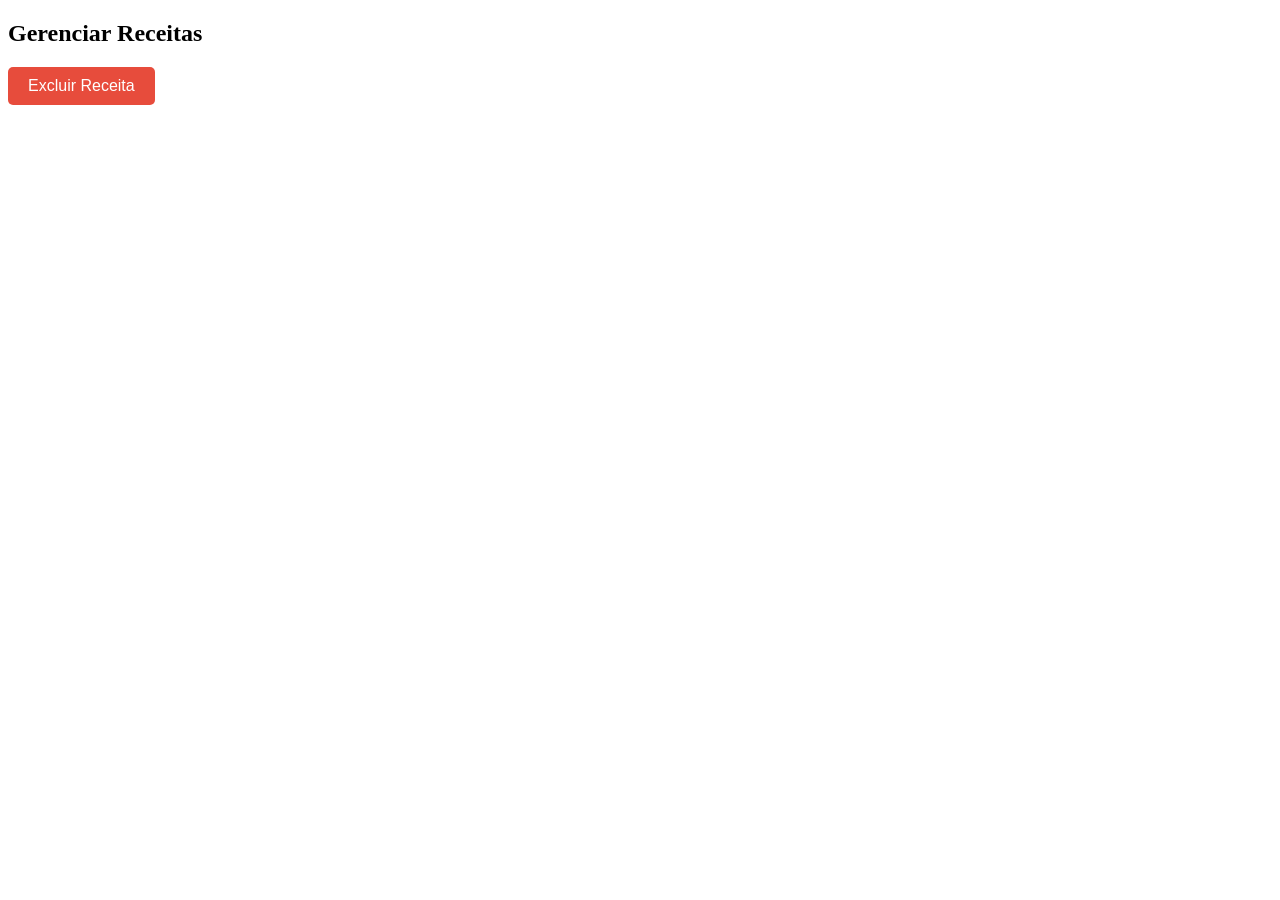
<file: FinControl/index.html>
<!DOCTYPE html>
<html lang="pt-BR">
<head>
    <meta charset="UTF-8">
    <meta name="viewport" content="width=device-width, initial-scale=1.0">
    <title>Exemplo de Modal Personalizado</title>
    <style>
        /* Estilos básicos para o botão que abre o modal */
        #btn-excluir {
            padding: 10px 20px;
            background-color: #e74c3c;
            color: white;
            border: none;
            cursor: pointer;
            border-radius: 5px;
            font-size: 16px;
        }

        /* Estilo do fundo do modal (overlay) - Fica oculto por padrão */
        .modal-overlay {
            position: fixed;
            top: 0;
            left: 0;
            width: 100%;
            height: 100%;
            background-color: rgba(0, 0, 0, 0.5); /* Fundo escurecido */
            display: flex;
            justify-content: center;
            align-items: center;
            z-index: 1000;
            visibility: hidden; /* Começa oculto */
            opacity: 0;
            transition: visibility 0s, opacity 0.3s; /* Transição suave */
        }

        /* Classe para mostrar o modal */
        .modal-overlay.show {
            visibility: visible;
            opacity: 1;
        }

        /* Estilo da caixa do modal (o conteúdo) */
        .modal-content {
            background-color: white;
            padding: 25px;
            border-radius: 8px;
            box-shadow: 0 4px 15px rgba(0,0,0,0.2);
            text-align: center;
            width: 300px;
        }

        /* Texto dentro do modal */
        .modal-content p {
            margin-top: 0;
            font-size: 18px;
        }

        /* Container para os botões do modal */
        .modal-buttons {
            display: flex;
            justify-content: space-around;
            margin-top: 20px;
        }

        /* Estilos comuns para os botões do modal */
        .modal-buttons button {
            padding: 10px 20px;
            border: none;
            border-radius: 5px;
            cursor: pointer;
            font-size: 16px;
        }

        /* Estilo do botão Cancelar */
        .modal-buttons .btn-cancelar {
            background-color: #bdc3c7;
            color: black;
        }

        /* Estilo do botão OK/Excluir */
        .modal-buttons .btn-confirmar {
            background-color: #e74c3c;
            color: white;
        }
    </style>
</head>
<body>

    <h2>Gerenciar Receitas</h2>
    
    <button id="btn-excluir">Excluir Receita</button>

    <div class="modal-overlay" id="modal-confirmacao">
        <div class="modal-content">
            <p>Deseja excluir esta receita?</p>
            <div class="modal-buttons">
                <button id="cancelar-exclusao" class="btn-cancelar">Cancelar</button>
                <button id="confirmar-exclusao" class="btn-confirmar">OK</button>
            </div>
        </div>
    </div>

    <script>
        // Referências aos elementos do DOM
        const btnExcluir = document.getElementById('btn-excluir');
        const modal = document.getElementById('modal-confirmacao');
        const btnCancelar = document.getElementById('cancelar-exclusao');
        const btnConfirmar = document.getElementById('confirmar-exclusao');

        // Função para mostrar o modal
        function abrirModal() {
            modal.classList.add('show');
        }

        // Função para fechar o modal
        function fecharModal() {
            modal.classList.remove('show');
        }

        // Evento para abrir o modal ao clicar no botão "Excluir Receita"
        btnExcluir.addEventListener('click', abrirModal);

        // Evento para fechar o modal ao clicar em "Cancelar"
        btnCancelar.addEventListener('click', fecharModal);

        // Evento para fechar o modal ao clicar fora da caixa (no fundo escurecido)
        modal.addEventListener('click', function(event) {
            // Verifica se o clique foi no fundo (modal-overlay) e não dentro da caixa
            if (event.target === modal) {
                fecharModal();
            }
        });

        // Evento para quando o usuário confirma a exclusão
        btnConfirmar.addEventListener('click', function() {
            console.log('Receita excluída com sucesso!');
            // Coloque aqui o código para excluir a receita
            
            // Depois de tudo, fecha o modal
            fecharModal();
        });
    </script>

</body>
</html>
</file>
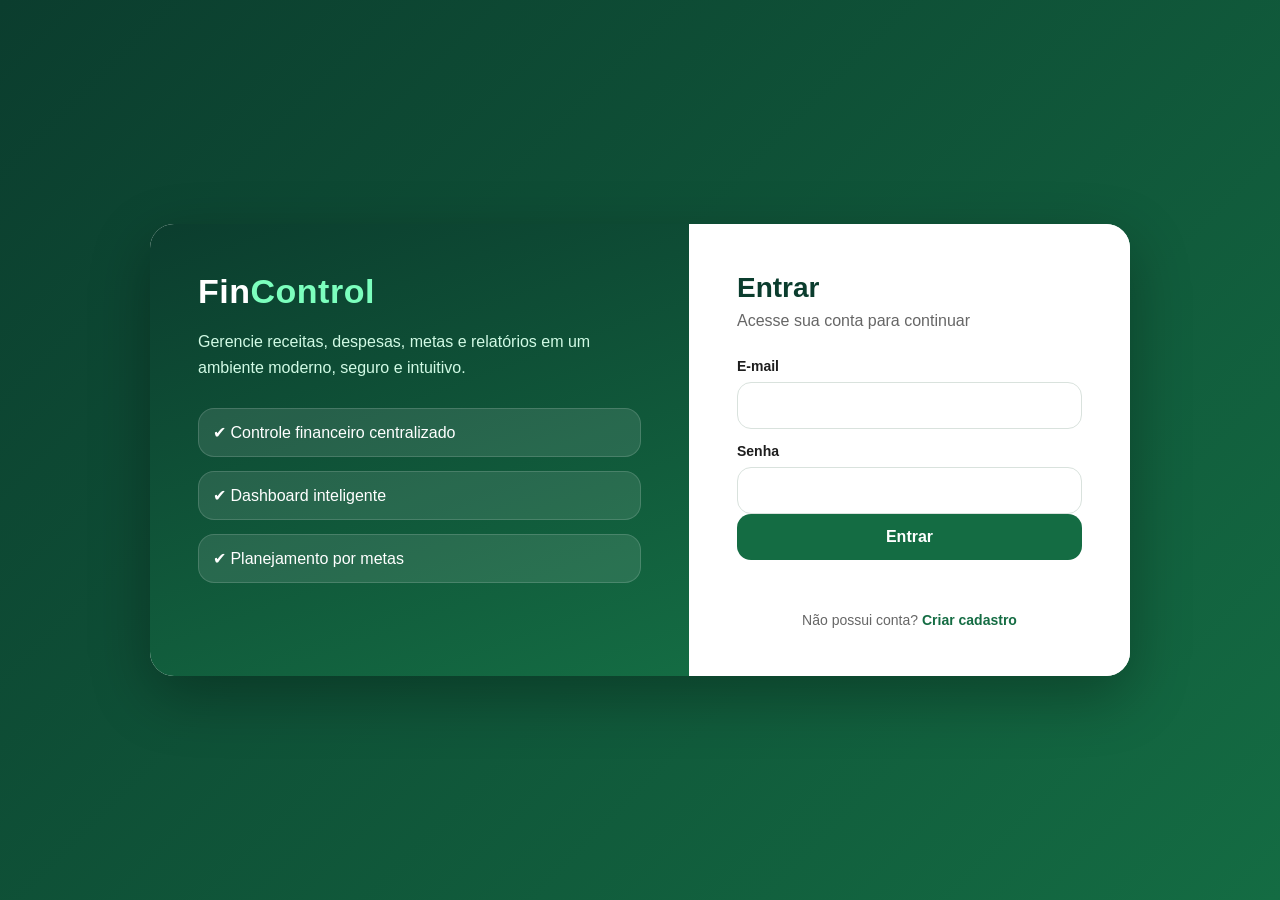
<file: frontend/index.html>
<!DOCTYPE html>
<html lang="pt-BR">
<head>
<meta charset="UTF-8">
<meta name="viewport" content="width=device-width, initial-scale=1.0">
<title>FinControl - Login</title>
<link rel="stylesheet" href="style.css">
</head>

<body>

<div class="wrapper">

    <section class="hero">
        <div class="logo">Fin<span>Control</span></div>

        <p>
            Gerencie receitas, despesas, metas e relatórios
            em um ambiente moderno, seguro e intuitivo.
        </p>

        <div class="stats">
            <div class="stat">✔ Controle financeiro centralizado</div>
            <div class="stat">✔ Dashboard inteligente</div>
            <div class="stat">✔ Planejamento por metas</div>
        </div>
    </section>

    <section class="form-area">

        <h2>Entrar</h2>
        <div class="subtitle">Acesse sua conta para continuar</div>

        <form id="loginForm">

            <label for="email">E-mail</label>
            <input type="email" id="email" required>

            <label for="senha">Senha</label>
            <input type="password" id="senha" required>

            <button type="submit">Entrar</button>

            <div class="msg" id="msg"></div>

        </form>

        <div class="footer">
            Não possui conta?
            <a href="cadastro.html">Criar cadastro</a>
        </div>

    </section>

</div>

<script src="script.js"></script>
</body>
</html>
</file>
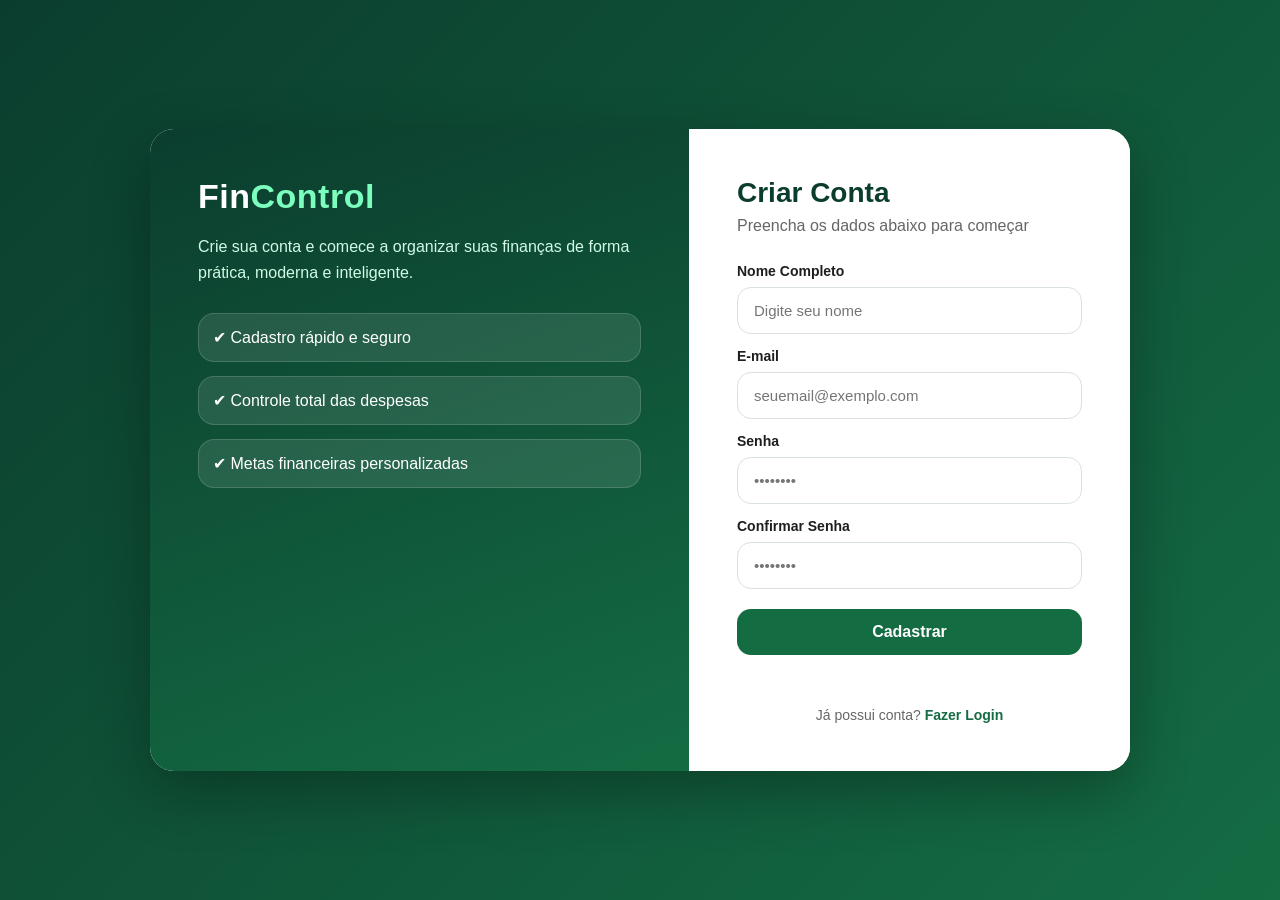
<file: FinControl/cadastro.html>
<!DOCTYPE html>
<html lang="pt-BR">
<head>
<meta charset="UTF-8">
<meta name="viewport" content="width=device-width, initial-scale=1.0">
<title>FinControl - Cadastro</title>

<link rel="stylesheet" href="style.css">

</head>
<body>

<div class="wrapper">

    <!-- LADO ESQUERDO -->
    <section class="hero">
        <div class="logo">Fin<span>Control</span></div>

        <p>
            Crie sua conta e comece a organizar suas finanças de forma prática,
            moderna e inteligente.
        </p>

        <div class="stats">
            <div class="stat">✔ Cadastro rápido e seguro</div>
            <div class="stat">✔ Controle total das despesas</div>
            <div class="stat">✔ Metas financeiras personalizadas</div>
        </div>
    </section>

    <!-- LADO DIREITO -->
    <section class="form-area">

        <h2>Criar Conta</h2>
        <div class="subtitle">Preencha os dados abaixo para começar</div>

        <form id="cadastroForm">

            <label for="nome">Nome Completo</label>
            <input type="text" id="nome" placeholder="Digite seu nome">

            <label for="emailCad">E-mail</label>
            <input type="email" id="emailCad" placeholder="seuemail@exemplo.com">

            <label for="senhaCad">Senha</label>
            <input type="password" id="senhaCad" placeholder="••••••••">

            <label for="confirmar">Confirmar Senha</label>
            <input type="password" id="confirmar" placeholder="••••••••">

            <button type="submit">Cadastrar</button>

            <div class="msg" id="msgCadastro"></div>

        </form>

        <div class="footer">
            Já possui conta?
            <a href="index.html">Fazer Login</a>
        </div>

    </section>

</div>

<script src="script.js"></script>

</body>
</html>
</file>
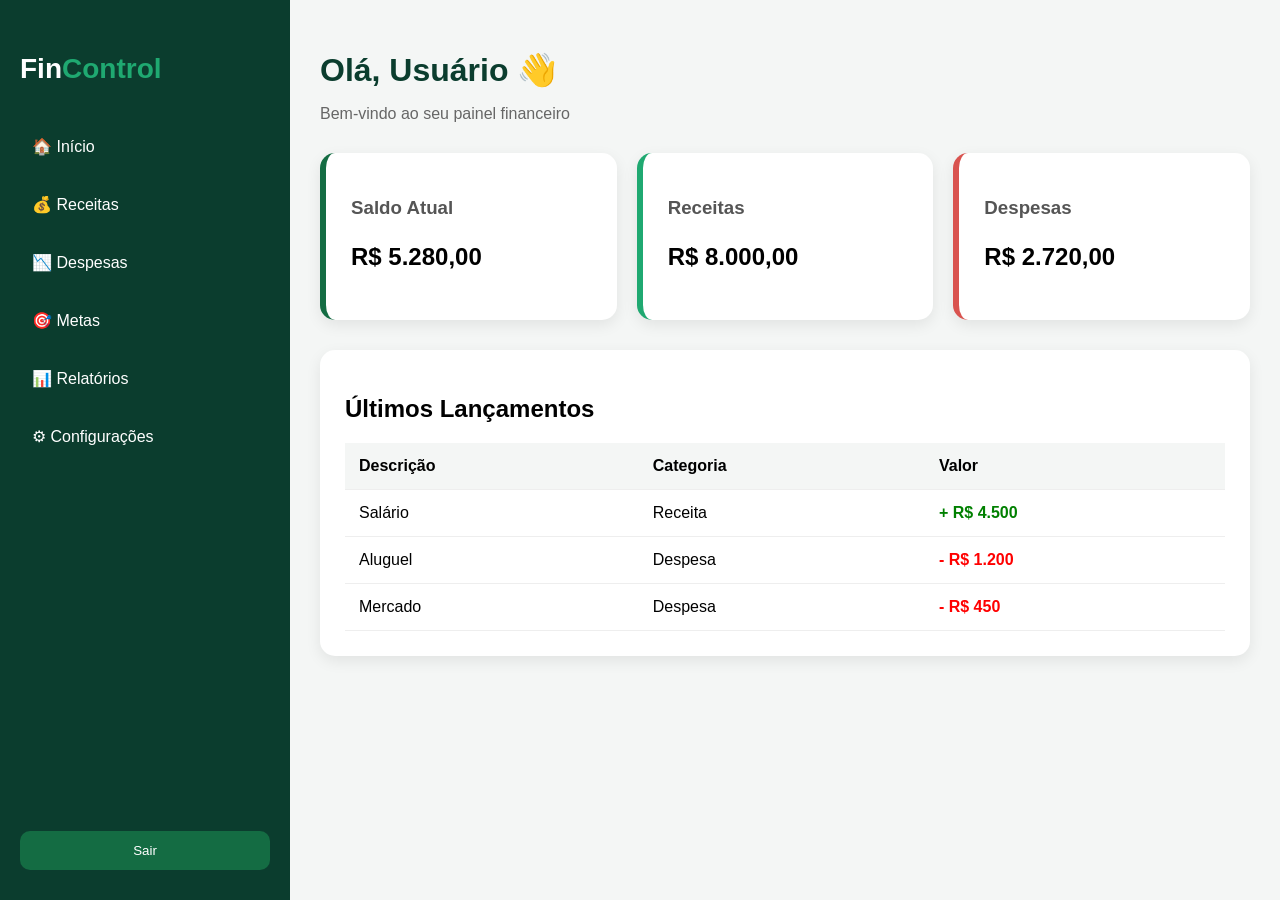
<file: FinControl/paginaInicial/dashboard.html>
<!DOCTYPE html>
<html lang="pt-BR">
<head>
<meta charset="UTF-8">
<meta name="viewport" content="width=device-width, initial-scale=1.0">
<title>FinControl - Dashboard</title>
<link rel="stylesheet" href="style.css">
</head>

<body class="dashboard-page">

<div class="dashboard-container">

    <!-- MENU LATERAL -->
    <aside class="sidebar">

        <h2 class="logo">Fin<span>Control</span></h2>

        <nav>
            <a href="#">🏠 Início</a>
            <a href="#">💰 Receitas</a>
            <a href="#">📉 Despesas</a>
            <a href="#">🎯 Metas</a>
            <a href="#">📊 Relatórios</a>
            <a href="#">⚙ Configurações</a>
        </nav>

        <button class="logout-btn" onclick="logout()">Sair</button>

    </aside>

    <!-- CONTEÚDO -->
    <main class="main-content">

        <header class="topbar">
            <h1>Olá, Usuário 👋</h1>
            <p>Bem-vindo ao seu painel financeiro</p>
        </header>

        <!-- CARDS -->
        <section class="cards">

            <div class="card saldo">
                <h3>Saldo Atual</h3>
                <p>R$ 5.280,00</p>
            </div>

            <div class="card receita">
                <h3>Receitas</h3>
                <p>R$ 8.000,00</p>
            </div>

            <div class="card despesa">
                <h3>Despesas</h3>
                <p>R$ 2.720,00</p>
            </div>

        </section>

        <!-- TABELA -->
        <section class="tabela-box">

            <h2>Últimos Lançamentos</h2>

            <table>
                <tr>
                    <th>Descrição</th>
                    <th>Categoria</th>
                    <th>Valor</th>
                </tr>

                <tr>
                    <td>Salário</td>
                    <td>Receita</td>
                    <td class="positivo">+ R$ 4.500</td>
                </tr>

                <tr>
                    <td>Aluguel</td>
                    <td>Despesa</td>
                    <td class="negativo">- R$ 1.200</td>
                </tr>

                <tr>
                    <td>Mercado</td>
                    <td>Despesa</td>
                    <td class="negativo">- R$ 450</td>
                </tr>

            </table>

        </section>

    </main>

</div>

<script>
function logout(){
    window.location.href = "index.html";
}
</script>

</body>
</html>
</file>
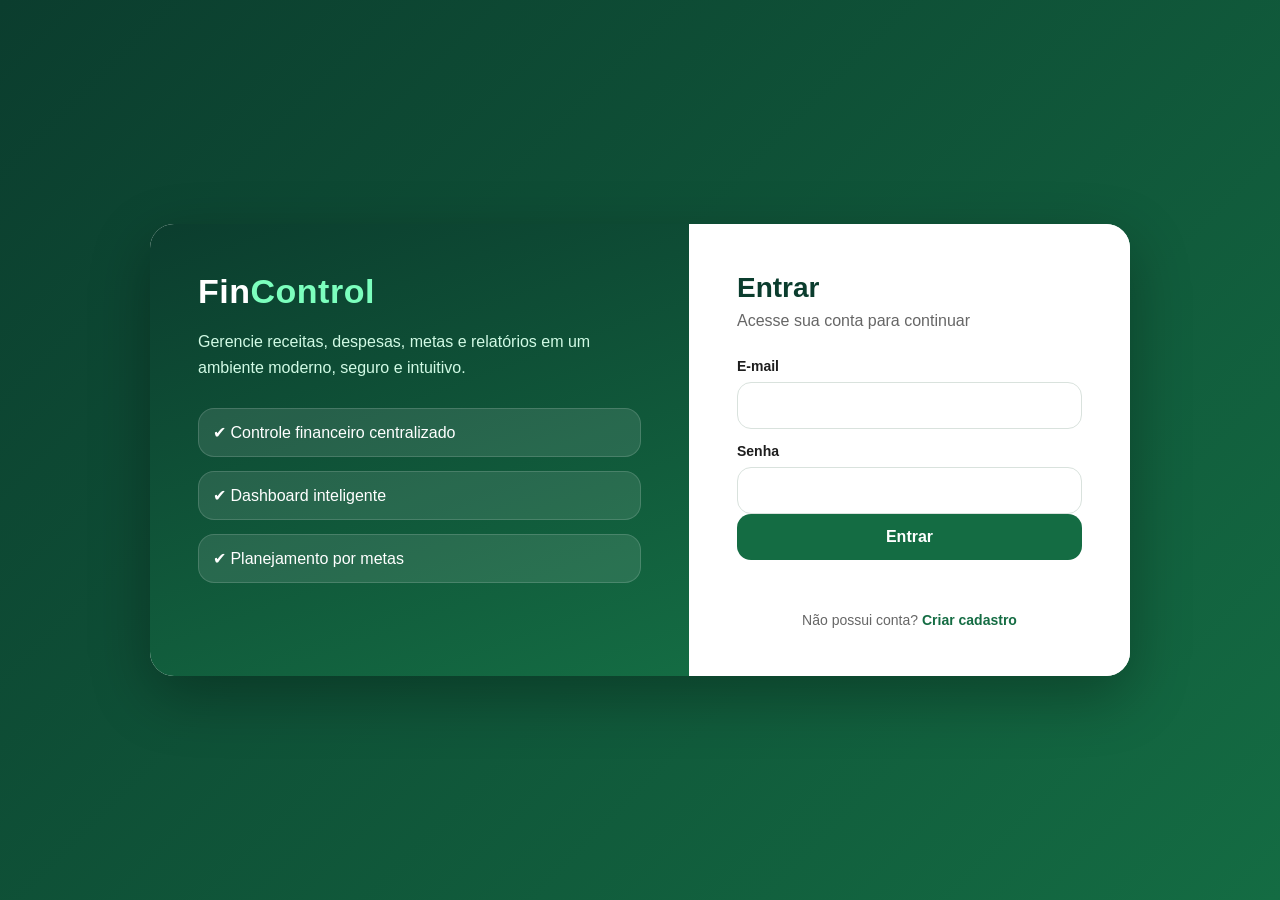
<file: frontend/paginaInicial/configuracoes.html>
<!DOCTYPE html>
<html lang="pt-BR">
<head>
<meta charset="UTF-8">
<meta name="viewport" content="width=device-width, initial-scale=1.0">
<title>FinControl - Configurações</title>
<link rel="stylesheet" href="dashboard-shared.css">
<style>
  .perfil-avatar {
    width: 72px; height: 72px; border-radius: 50%;
    background: var(--verde-medio); color: white;
    font-size: 30px; font-weight: 800;
    display: flex; align-items: center; justify-content: center;
    margin-bottom: 16px;
  }
  .perfil-info { display:flex; align-items:center; gap:20px; margin-bottom:24px; }
  .perfil-info-text h3 { font-size:18px; margin-bottom:4px; }
  .perfil-info-text p { font-size:13px; color:var(--text-muted); }
  .campo-leitura { background:#f4f6f5 !important; cursor:not-allowed !important; color:var(--text-muted) !important; }
  .secao-titulo { font-size:13px; text-transform:uppercase; letter-spacing:0.5px; color:var(--text-muted); font-weight:700; margin:24px 0 12px; border-bottom:1px solid var(--border); padding-bottom:8px; }
  .badge-plan { display:inline-block; padding:3px 12px; border-radius:20px; font-size:12px; font-weight:700; background:#dcfce7; color:#166534; margin-left:8px; }
</style>
</head>
<body>
<div class="dashboard-container">
  <aside class="sidebar">
    <div class="logo">Fin<span>Control</span></div>
    <nav>
      <a href="dashboard.html">🏠 Início</a>
      <a href="receitas.html">💰 Receitas</a>
      <a href="despesas.html">📉 Despesas</a>
      <a href="metas.html">🎯 Metas</a>
      <a href="relatorios.html">📊 Relatórios</a>
      <a href="configuracoes.html" class="active">⚙ Configurações</a>
    </nav>
    <button class="logout-btn" onclick="logout()">🚪 Sair</button>
  </aside>
  <main class="main-content">
    <header class="topbar">
      <h1>⚙ Configurações</h1>
      <p>Gerencie suas preferências e dados da conta</p>
    </header>

    <div class="box">
      <div class="perfil-info">
        <div class="perfil-avatar" id="cfg-avatar">?</div>
        <div class="perfil-info-text">
          <h3 id="cfg-nome-display">Carregando...</h3>
          <p id="cfg-email-display">—</p>
        </div>
      </div>

      <p class="secao-titulo">Dados do Perfil</p>
      <div class="form-row">
        <div class="form-group">
          <label>Nome</label>
          <input type="text" id="cfg-nome" class="campo-leitura" readonly>
        </div>
        <div class="form-group">
          <label>E-mail</label>
          <input type="email" id="cfg-email" class="campo-leitura" readonly>
        </div>
      </div>
      <div class="form-row">
        <div class="form-group">
          <label>ID do Usuário</label>
          <input type="text" id="cfg-id" class="campo-leitura" readonly>
        </div>
        <div class="form-group">
          <label>Membro desde</label>
          <input type="text" id="cfg-criado" class="campo-leitura" readonly>
        </div>
      </div>

      <p class="secao-titulo">Conta</p>
      <button class="btn btn-danger" onclick="logout()" style="margin-top:4px">🚪 Sair da conta</button>
    </div>
  </main>
</div>
<script src="dados.js"></script>
<script>
document.addEventListener("DOMContentLoaded", async function () {
  verificarLogin();

  // Preenche com dados do localStorage enquanto carrega
  const emailLocal = localStorage.getItem("fincontrol_user") || "";
  const nomeLocal = localStorage.getItem("fincontrol_nome") || "";
  document.getElementById("cfg-email").value = emailLocal;
  document.getElementById("cfg-nome").value = nomeLocal;

  // Busca dados atualizados do /me
  const usuario = await UsuarioAPI.me();
  const nome = usuario?.nome || nomeLocal || emailLocal.split("@")[0];
  const email = usuario?.email || emailLocal;
  const inicial = nome ? nome.charAt(0).toUpperCase() : "?";

  document.getElementById("cfg-avatar").textContent = inicial;
  document.getElementById("cfg-nome-display").textContent = nome || "—";
  document.getElementById("cfg-email-display").textContent = email || "—";
  document.getElementById("cfg-nome").value = nome || "—";
  document.getElementById("cfg-email").value = email || "—";
  document.getElementById("cfg-id").value = usuario?.id || "—";

  if (usuario?.criadoEm || usuario?.createdAt || usuario?.dataCadastro) {
    const data = new Date(usuario.criadoEm || usuario.createdAt || usuario.dataCadastro);
    document.getElementById("cfg-criado").value = data.toLocaleDateString("pt-BR");
  } else {
    document.getElementById("cfg-criado").value = "—";
  }
});
</script>
</body>
</html>
</file>
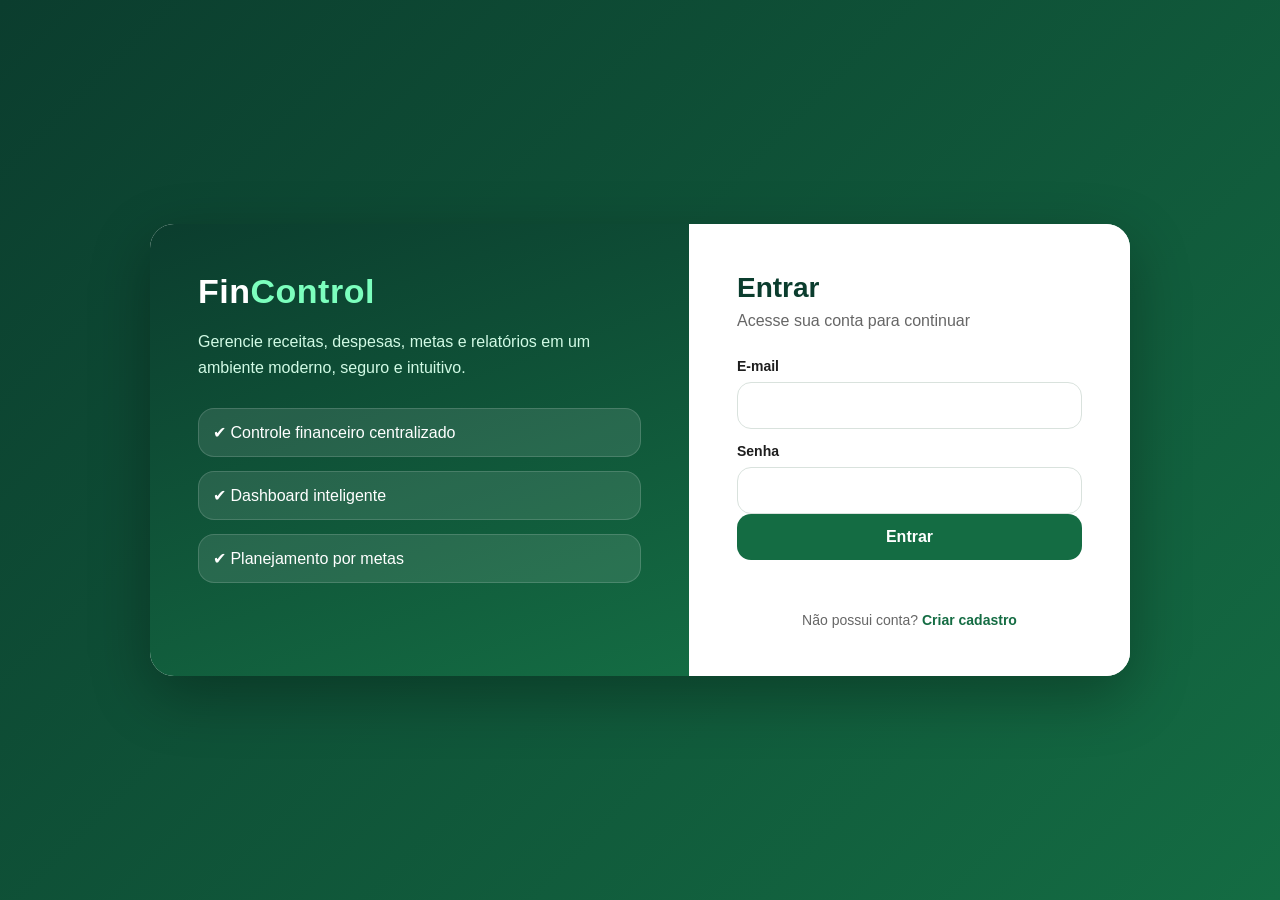
<file: frontend/paginaInicial/dashboard.html>
<!DOCTYPE html>
<html lang="pt-BR">
<head>
<meta charset="UTF-8">
<meta name="viewport" content="width=device-width, initial-scale=1.0">
<title>FinControl - Dashboard</title>
<link rel="stylesheet" href="dashboard-shared.css">
</head>
<body>
<div class="dashboard-container">
  <aside class="sidebar">
    <div class="logo">Fin<span>Control</span></div>
    <nav>
      <a href="dashboard.html" class="active">🏠 Início</a>
      <a href="receitas.html">💰 Receitas</a>
      <a href="despesas.html">📉 Despesas</a>
      <a href="metas.html">🎯 Metas</a>
      <a href="relatorios.html">📊 Relatórios</a>
      <a href="configuracoes.html">⚙ Configurações</a>
    </nav>
    <button class="logout-btn" onclick="logout()">🚪 Sair</button>
  </aside>
  <main class="main-content">
    <header class="topbar">
      <h1 id="saudacao">Olá, Usuário 👋</h1>
      <p id="subtitulo-usuario">Bem-vindo ao seu painel financeiro</p>
    </header>
    <section class="cards">
      <div class="card saldo"><h3>Saldo Atual</h3><p id="card-saldo">R$ 0,00</p></div>
      <div class="card receita"><h3>Receitas do Mês</h3><p id="card-receitas">R$ 0,00</p></div>
      <div class="card despesa"><h3>Despesas do Mês</h3><p id="card-despesas">R$ 0,00</p></div>
    </section>
    <div class="box">
      <h2>Últimos Lançamentos</h2>
      <table>
        <thead><tr><th>Descrição</th><th>Categoria</th><th>Data</th><th>Valor</th></tr></thead>
        <tbody id="tabela-lancamentos">
          <tr><td colspan="4" style="text-align:center;color:#94a3b8;padding:30px">Carregando...</td></tr>
        </tbody>
      </table>
    </div>
  </main>
</div>
<script src="dados.js"></script>
<script src="dashboard-script.js"></script>
</body>
</html>
</file>
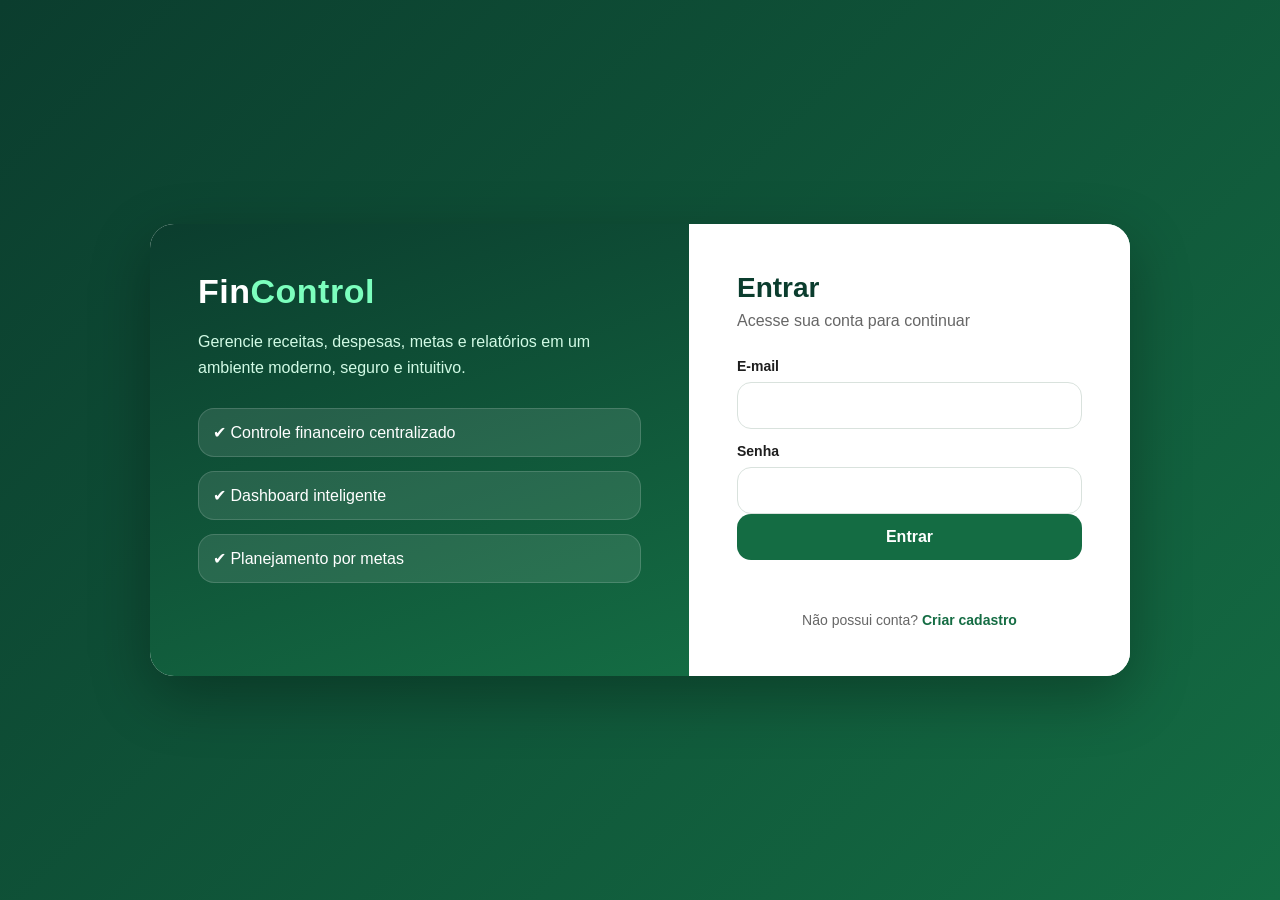
<file: frontend/paginaInicial/despesas.html>
<!DOCTYPE html>
<html lang="pt-BR">
<head>
<meta charset="UTF-8">
<meta name="viewport" content="width=device-width, initial-scale=1.0">
<title>FinControl - Despesas</title>
<link rel="stylesheet" href="dashboard-shared.css">
<style>
  .filtro-bar { display:flex; gap:10px; margin-bottom:16px; flex-wrap:wrap; align-items:center; }
  .filtro-bar span { font-size:13px; font-weight:600; color:var(--text-muted); margin-right:4px; }
  .btn-filtro { padding:7px 18px; border-radius:20px; border:1.5px solid var(--border); background:white; font-size:13px; font-weight:600; cursor:pointer; transition:0.2s; color:var(--text-muted); }
  .btn-filtro:hover { border-color:var(--verde-medio); color:var(--verde-medio); }
  .btn-filtro.ativo { background:var(--verde-medio); color:white; border-color:var(--verde-medio); }
  .ordenacao-bar { display:flex; gap:8px; align-items:center; margin-bottom:10px; }
  .ordenacao-bar span { font-size:13px; color:var(--text-muted); }
  .btn-ordem { padding:5px 14px; border-radius:8px; border:1px solid var(--border); background:white; font-size:12px; cursor:pointer; transition:0.2s; color:var(--text-muted); }
  .btn-ordem.ativo { background:var(--verde-escuro); color:white; border-color:var(--verde-escuro); }
  .modal-overlay { display:none; position:fixed; inset:0; background:rgba(0,0,0,0.45); z-index:200; align-items:center; justify-content:center; }
  .modal-overlay.aberto { display:flex; }
  .modal { background:white; border-radius:16px; padding:32px; width:100%; max-width:480px; box-shadow:0 8px 32px rgba(0,0,0,0.18); }
  .modal h2 { margin-bottom:20px; font-size:18px; color:var(--text-dark); }
  .modal-actions { display:flex; gap:10px; justify-content:flex-end; margin-top:20px; }
  .btn-secondary { background:white; border:1.5px solid var(--border); color:var(--text-dark); }
  .btn-secondary:hover { background:var(--bg-page); }
  /* Sugestões */
  .sugestao-card { background:#faf5ff; border:1.5px solid #d8b4fe; border-radius:12px; padding:14px 16px; margin-bottom:10px; display:flex; align-items:center; justify-content:space-between; flex-wrap:wrap; gap:10px; }
  .sugestao-info { flex:1; }
  .sugestao-info strong { display:block; font-size:15px; margin-bottom:2px; }
  .sugestao-info span { font-size:13px; color:#6b21a8; }
  .sugestao-valor { font-size:16px; font-weight:700; color:#6b21a8; }
  .btn-aprovar { background:#6b21a8; color:white; border:none; padding:8px 16px; border-radius:8px; font-size:13px; font-weight:700; cursor:pointer; }
  .btn-aprovar:hover { background:#581c87; }
</style>
</head>
<body>
<div class="dashboard-container">
  <aside class="sidebar">
    <div class="logo">Fin<span>Control</span></div>
    <nav>
      <a href="dashboard.html">🏠 Início</a>
      <a href="receitas.html">💰 Receitas</a>
      <a href="despesas.html" class="active">📉 Despesas</a>
      <a href="metas.html">🎯 Metas</a>
      <a href="relatorios.html">📊 Relatórios</a>
      <a href="configuracoes.html">⚙ Configurações</a>
    </nav>
    <button class="logout-btn" onclick="logout()">🚪 Sair</button>
  </aside>
  <main class="main-content">
    <header class="topbar">
      <h1>📉 Despesas</h1>
      <p>Controle seus gastos e evite surpresas no fim do mês</p>
    </header>
    <section class="cards">
      <div class="card despesa"><h3>Total de Despesas</h3><p id="total-despesas">R$ 0,00</p></div>
      <div class="card saldo"><h3>Maior Despesa</h3><p id="maior-despesa">R$ 0,00</p></div>
      <div class="card meta"><h3>Quantidade</h3><p id="qtd-despesas">0</p></div>
    </section>

    <!-- Sugestões -->
    <div class="box" id="box-sugestoes" style="display:none">
      <h2>💡 Sugestões de Despesas Fixas</h2>
      <p style="font-size:13px;color:#6b21a8;margin-bottom:14px">Com base no seu histórico, você pode ter esquecido de lançar estas despesas:</p>
      <div id="lista-sugestoes"></div>
    </div>

    <div class="box">
      <h2>Nova Despesa</h2>
      <form id="formDespesa">
        <div class="form-row">
          <div class="form-group">
            <label>Descrição</label>
            <input type="text" id="desp-descricao" placeholder="Ex: Aluguel, Mercado..." required>
          </div>
          <div class="form-group">
            <label>Categoria</label>
            <select id="desp-categoria">
              <option value="Aluguel">Aluguel</option>
              <option value="Condomínio">Condomínio</option>
              <option value="Energia Elétrica">Energia Elétrica</option>
              <option value="Água">Água</option>
              <option value="Gás">Gás</option>
              <option value="Internet">Internet</option>
              <option value="Telefone">Telefone</option>
              <option value="Mercado">Mercado</option>
              <option value="Transporte">Transporte</option>
              <option value="Carro">Carro</option>
              <option value="Cartão de Crédito">Cartão de Crédito</option>
              <option value="Educação">Educação</option>
              <option value="Saúde">Saúde</option>
              <option value="Empréstimos">Empréstimos</option>
              <option value="Lazer">Lazer</option>
              <option value="Outras Despesas">Outras Despesas</option>
            </select>
          </div>
        </div>
        <div class="form-row">
          <div class="form-group">
            <label>Valor (R$)</label>
            <input type="number" id="desp-valor" placeholder="0,00" step="0.01" min="0" required>
          </div>
          <div class="form-group">
            <label>Data</label>
            <input type="date" id="desp-data" required>
          </div>
        </div>
        <div class="form-row">
          <div class="form-group">
            <label>Tipo</label>
            <select id="desp-recorrencia">
              <option value="FIXA">Despesa Fixa</option>
              <option value="TEMPORARIA">Despesa Temporária</option>
            </select>
          </div>
          <div class="form-group">
            <label>Status</label>
            <select id="desp-status">
              <option value="PAGA">✅ Paga</option>
              <option value="PENDENTE">⏳ Pendente</option>
              <option value="AGENDADA">📅 Agendada</option>
            </select>
          </div>
        </div>
        <button type="submit" class="btn btn-primary">+ Adicionar Despesa</button>
        <span class="msg" id="msg-despesa" style="margin-left:14px;font-size:14px"></span>
      </form>
    </div>

    <div class="box">
      <div style="display:flex;align-items:center;justify-content:space-between;flex-wrap:wrap;gap:10px;margin-bottom:16px">
        <h2 style="margin-bottom:0">Histórico de Despesas</h2>
      </div>
      <div class="filtro-bar">
        <span>Filtrar:</span>
        <button class="btn-filtro ativo" id="filtro-todos" onclick="setFiltro('todos')">Todas</button>
        <button class="btn-filtro" id="filtro-fixas" onclick="setFiltro('FIXA')">📌 Fixas</button>
        <button class="btn-filtro" id="filtro-temporarias" onclick="setFiltro('TEMPORARIA')">⏳ Temporárias</button>
        <button class="btn-filtro" id="filtro-paga" onclick="setFiltro('PAGA')">✅ Pagas</button>
        <button class="btn-filtro" id="filtro-pendente" onclick="setFiltro('PENDENTE')">⏳ Pendentes</button>
        <button class="btn-filtro" id="filtro-agendada" onclick="setFiltro('AGENDADA')">📅 Agendadas</button>
      </div>
      <div class="ordenacao-bar">
        <span>Ordenar:</span>
        <button class="btn-ordem" id="ord-antiga" onclick="setOrdem('antiga')">Mais antiga primeiro</button>
        <button class="btn-ordem ativo" id="ord-recente" onclick="setOrdem('recente')">Mais recente primeiro</button>
      </div>
      <table>
        <thead><tr><th>Descrição</th><th>Categoria</th><th>Tipo</th><th>Status</th><th>Data</th><th>Valor</th><th>Ação</th></tr></thead>
        <tbody id="tabela-despesas">
          <tr><td colspan="7" style="text-align:center;color:#94a3b8;padding:30px">Carregando...</td></tr>
        </tbody>
      </table>
    </div>
  </main>
</div>

<!-- Modal de Edição -->
<div class="modal-overlay" id="modal-edicao">
  <div class="modal">
    <h2>✏️ Editar Despesa</h2>
    <input type="hidden" id="edit-id">
    <div class="form-row">
      <div class="form-group">
        <label>Descrição</label>
        <input type="text" id="edit-descricao" required>
      </div>
      <div class="form-group">
        <label>Categoria</label>
        <select id="edit-categoria">
          <option value="Aluguel">Aluguel</option>
          <option value="Condomínio">Condomínio</option>
          <option value="Energia Elétrica">Energia Elétrica</option>
          <option value="Água">Água</option>
          <option value="Gás">Gás</option>
          <option value="Internet">Internet</option>
          <option value="Telefone">Telefone</option>
          <option value="Mercado">Mercado</option>
          <option value="Transporte">Transporte</option>
          <option value="Carro">Carro</option>
          <option value="Cartão de Crédito">Cartão de Crédito</option>
          <option value="Educação">Educação</option>
          <option value="Saúde">Saúde</option>
          <option value="Empréstimos">Empréstimos</option>
          <option value="Lazer">Lazer</option>
          <option value="Outras Despesas">Outras Despesas</option>
        </select>
      </div>
    </div>
    <div class="form-row">
      <div class="form-group">
        <label>Valor (R$)</label>
        <input type="number" id="edit-valor" step="0.01" min="0" required>
      </div>
      <div class="form-group">
        <label>Data</label>
        <input type="date" id="edit-data" required>
      </div>
    </div>
    <div class="form-row">
      <div class="form-group">
        <label>Tipo</label>
        <select id="edit-recorrencia">
          <option value="FIXA">Despesa Fixa</option>
          <option value="TEMPORARIA">Despesa Temporária</option>
        </select>
      </div>
      <div class="form-group">
        <label>Status</label>
        <select id="edit-status">
          <option value="PAGA">✅ Paga</option>
          <option value="PENDENTE">⏳ Pendente</option>
          <option value="AGENDADA">📅 Agendada</option>
        </select>
      </div>
    </div>
    <span class="msg" id="msg-edit" style="font-size:13px;display:block;min-height:18px"></span>
    <div class="modal-actions">
      <button class="btn btn-secondary" onclick="fecharModal()">Cancelar</button>
      <button class="btn btn-primary" onclick="salvarEdicao()">Salvar alterações</button>
    </div>
  </div>
</div>

<script src="dados.js"></script>
<script>
let filtroAtivo = "todos";
let ordemAtiva = "recente";
let todasDespesas = [];

document.addEventListener("DOMContentLoaded", async function () {
  verificarLogin();
  document.getElementById("desp-data").valueAsDate = new Date();
  await renderTabela();
  await carregarSugestoes();

  document.getElementById("formDespesa").addEventListener("submit", async function(e) {
    e.preventDefault();
    const msg = document.getElementById("msg-despesa");
    const ok = await DespesasAPI.criar({
      descricao: document.getElementById("desp-descricao").value.trim(),
      categoria: document.getElementById("desp-categoria").value,
      valor: parseFloat(document.getElementById("desp-valor").value),
      data: document.getElementById("desp-data").value,
      recorrencia: document.getElementById("desp-recorrencia").value,
      status: document.getElementById("desp-status").value
    });
    if (ok) {
      this.reset();
      document.getElementById("desp-data").valueAsDate = new Date();
      msg.textContent = "Despesa adicionada!"; msg.style.color = "green";
      setTimeout(() => msg.textContent = "", 2500);
      await renderTabela();
      await carregarSugestoes();
    } else {
      msg.textContent = "Erro ao salvar. Verifique os dados."; msg.style.color = "red";
    }
  });
});

async function carregarSugestoes() {
  const sugestoes = await DespesasAPI.sugestoes();
  const box = document.getElementById("box-sugestoes");
  const lista = document.getElementById("lista-sugestoes");
  if (!sugestoes.length) { box.style.display = "none"; return; }
  box.style.display = "block";
  lista.innerHTML = sugestoes.map((s, i) => `
    <div class="sugestao-card" id="sug-${i}">
      <div class="sugestao-info">
        <strong>${s.descricao}</strong>
        <span>${s.categoria} · ${new Date(s.data).toLocaleDateString("pt-BR")} · Fixa</span>
      </div>
      <div style="display:flex;align-items:center;gap:12px">
        <span class="sugestao-valor">${formatarMoeda(s.valor)}</span>
        <button class="btn-aprovar" onclick="aprovarSugestao(${i})">✔ Aprovar</button>
      </div>
    </div>`).join("");
  window._sugestoes = sugestoes;
}

window.aprovarSugestao = async function(idx) {
  const s = window._sugestoes[idx];
  const ok = await DespesasAPI.criar({
    descricao: s.descricao,
    idCategoria: s.idCategoria,
    valor: s.valor,
    data: s.data,
    recorrencia: "FIXA",
    status: "PAGA"
  });
  if (ok) {
    document.getElementById("sug-" + idx).remove();
    if (!document.querySelectorAll(".sugestao-card").length) {
      document.getElementById("box-sugestoes").style.display = "none";
    }
    await renderTabela();
  } else {
    alert("Erro ao registrar sugestão.");
  }
};

async function renderTabela() {
  todasDespesas = await DespesasAPI.listar();
  renderFiltrado();
}

function renderFiltrado() {
  const statusFiltros = ["PAGA","PENDENTE","AGENDADA"];
  let lista;
  if (statusFiltros.includes(filtroAtivo)) {
    lista = todasDespesas.filter(d => (d.status || "PAGA") === filtroAtivo);
  } else if (filtroAtivo === "todos") {
    lista = [...todasDespesas];
  } else {
    lista = todasDespesas.filter(d => (d.recorrencia || "FIXA") === filtroAtivo);
  }

  lista.sort((a, b) => {
    const diff = new Date(a.data) - new Date(b.data);
    return ordemAtiva === "recente" ? -diff : diff;
  });

  document.getElementById("total-despesas").textContent = formatarMoeda(todasDespesas.reduce((a, d) => a + d.valor, 0));
  document.getElementById("qtd-despesas").textContent = todasDespesas.length;
  const maior = todasDespesas.length > 0 ? Math.max(...todasDespesas.map(d => d.valor)) : 0;
  document.getElementById("maior-despesa").textContent = formatarMoeda(maior);

  const tbody = document.getElementById("tabela-despesas");
  if (!lista.length) {
    tbody.innerHTML = '<tr><td colspan="7" style="text-align:center;color:#94a3b8;padding:30px">Nenhuma despesa encontrada.</td></tr>';
    return;
  }
  tbody.innerHTML = lista.map(d => {
    const tipo = d.recorrencia || "FIXA";
    const badgeTipo = tipo === "FIXA"
      ? '<span style="display:inline-block;padding:2px 9px;border-radius:12px;font-size:11px;font-weight:700;background:#e0f2fe;color:#0369a1">📌 Fixa</span>'
      : '<span style="display:inline-block;padding:2px 9px;border-radius:12px;font-size:11px;font-weight:700;background:#fef9c3;color:#92400e">⏳ Temporária</span>';
    return `<tr>
      <td>${d.descricao}</td>
      <td><span class="badge badge-despesa">${d.categoria}</span></td>
      <td>${badgeTipo}</td>
      <td>${badgeStatus(d.status || "PAGA")}</td>
      <td>${new Date(d.data).toLocaleDateString("pt-BR")}</td>
      <td class="negativo">- ${formatarMoeda(d.valor)}</td>
      <td style="display:flex;gap:6px;flex-wrap:wrap">
        <button class="btn btn-sm" style="background:#e0f2fe;color:#0369a1;border:none" onclick="abrirModal(${d.id})">✏️ Editar</button>
        <button class="btn btn-danger btn-sm" onclick="excluir(${d.id})">Excluir</button>
      </td>
    </tr>`;
  }).join("");
}

window.setFiltro = function(tipo) {
  filtroAtivo = tipo;
  document.querySelectorAll(".btn-filtro").forEach(b => b.classList.remove("ativo"));
  const idMap = { todos:"filtro-todos", FIXA:"filtro-fixas", TEMPORARIA:"filtro-temporarias", PAGA:"filtro-paga", PENDENTE:"filtro-pendente", AGENDADA:"filtro-agendada" };
  document.getElementById(idMap[tipo])?.classList.add("ativo");
  renderFiltrado();
};

window.setOrdem = function(ordem) {
  ordemAtiva = ordem;
  document.getElementById("ord-antiga").classList.toggle("ativo", ordem === "antiga");
  document.getElementById("ord-recente").classList.toggle("ativo", ordem === "recente");
  renderFiltrado();
};

window.excluir = async function(id) {
  if (!confirm("Excluir esta despesa?")) return;
  await DespesasAPI.excluir(id);
  await renderTabela();
};

window.abrirModal = function(id) {
  const d = todasDespesas.find(x => x.id === id);
  if (!d) return;
  document.getElementById("edit-id").value = id;
  document.getElementById("edit-descricao").value = d.descricao;
  document.getElementById("edit-categoria").value = d.categoria;
  document.getElementById("edit-valor").value = d.valor;
  document.getElementById("edit-data").value = (d.data || "").slice(0, 10);
  document.getElementById("edit-recorrencia").value = d.recorrencia || "FIXA";
  document.getElementById("edit-status").value = d.status || "PAGA";
  document.getElementById("msg-edit").textContent = "";
  document.getElementById("modal-edicao").classList.add("aberto");
};

window.fecharModal = function() {
  document.getElementById("modal-edicao").classList.remove("aberto");
};

document.getElementById("modal-edicao").addEventListener("click", function(e) {
  if (e.target === this) fecharModal();
});

window.salvarEdicao = async function() {
  const id = parseInt(document.getElementById("edit-id").value);
  const msg = document.getElementById("msg-edit");
  const ok = await DespesasAPI.editar(id, {
    descricao: document.getElementById("edit-descricao").value.trim(),
    categoria: document.getElementById("edit-categoria").value,
    valor: parseFloat(document.getElementById("edit-valor").value),
    data: document.getElementById("edit-data").value,
    recorrencia: document.getElementById("edit-recorrencia").value,
    status: document.getElementById("edit-status").value
  });
  if (ok) {
    msg.textContent = "Salvo!"; msg.style.color = "green";
    setTimeout(() => fecharModal(), 900);
    await renderTabela();
  } else {
    msg.textContent = "Erro ao salvar alterações."; msg.style.color = "red";
  }
};
</script>
</body>
</html>
</file>
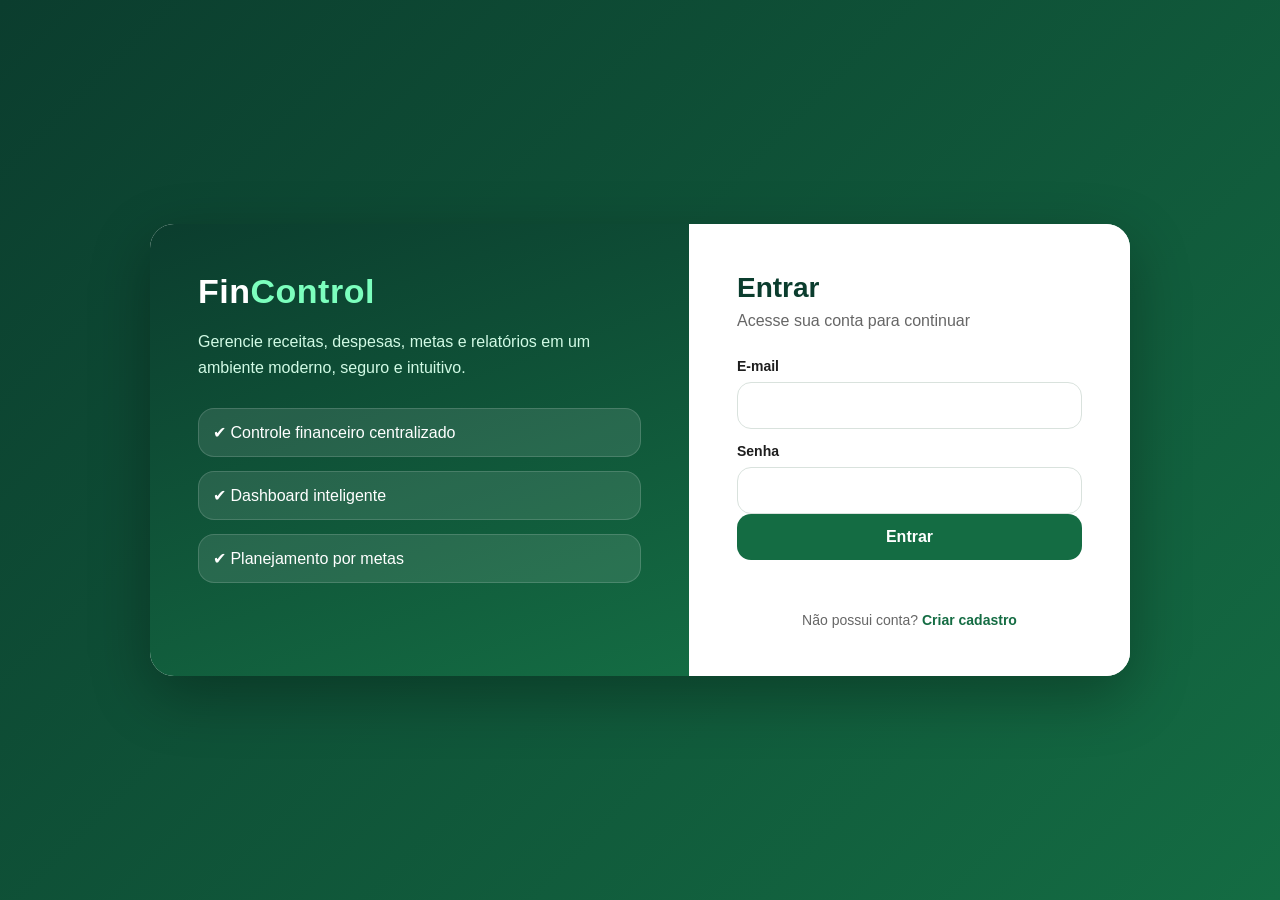
<file: frontend/paginaInicial/metas.html>
<!DOCTYPE html>
<html lang="pt-BR">
<head>
<meta charset="UTF-8">
<meta name="viewport" content="width=device-width, initial-scale=1.0">
<title>FinControl - Metas</title>
<link rel="stylesheet" href="dashboard-shared.css">
<style>
  .filtro-bar { display:flex; gap:10px; margin-bottom:16px; flex-wrap:wrap; align-items:center; }
  .filtro-bar span { font-size:13px; font-weight:600; color:var(--text-muted); margin-right:4px; }
  .btn-filtro { padding:7px 18px; border-radius:20px; border:1.5px solid var(--border); background:white; font-size:13px; font-weight:600; cursor:pointer; transition:0.2s; color:var(--text-muted); }
  .btn-filtro:hover { border-color:var(--verde-medio); color:var(--verde-medio); }
  .btn-filtro.ativo { background:var(--verde-medio); color:white; border-color:var(--verde-medio); }
  .ordenacao-bar { display:flex; gap:8px; align-items:center; margin-bottom:10px; }
  .ordenacao-bar span { font-size:13px; color:var(--text-muted); }
  .btn-ordem { padding:5px 14px; border-radius:8px; border:1px solid var(--border); background:white; font-size:12px; cursor:pointer; transition:0.2s; color:var(--text-muted); }
  .btn-ordem.ativo { background:var(--verde-escuro); color:white; border-color:var(--verde-escuro); }
  .modal-overlay { display:none; position:fixed; inset:0; background:rgba(0,0,0,0.45); z-index:200; align-items:center; justify-content:center; }
  .modal-overlay.aberto { display:flex; }
  .modal { background:white; border-radius:16px; padding:32px; width:100%; max-width:480px; box-shadow:0 8px 32px rgba(0,0,0,0.18); }
  .modal h2 { margin-bottom:20px; font-size:18px; color:var(--text-dark); }
  .modal-actions { display:flex; gap:10px; justify-content:flex-end; margin-top:20px; }
  .btn-secondary { background:white; border:1.5px solid var(--border); color:var(--text-dark); }
  .btn-secondary:hover { background:var(--bg-page); }
  .progress-mini { background:var(--border); border-radius:20px; height:8px; overflow:hidden; margin-top:5px; min-width:100px; }
  .progress-mini-fill { height:100%; border-radius:20px; background:var(--verde-medio); transition:width 0.4s ease; }
  .progress-mini-fill.completo { background:var(--success); }
  .progress-mini-fill.critico { background:var(--warning); }
</style>
</head>
<body>
<div class="dashboard-container">
  <aside class="sidebar">
    <div class="logo">Fin<span>Control</span></div>
    <nav>
      <a href="dashboard.html">🏠 Início</a>
      <a href="receitas.html">💰 Receitas</a>
      <a href="despesas.html">📉 Despesas</a>
      <a href="metas.html" class="active">🎯 Metas</a>
      <a href="relatorios.html">📊 Relatórios</a>
      <a href="configuracoes.html">⚙ Configurações</a>
    </nav>
    <button class="logout-btn" onclick="logout()">🚪 Sair</button>
  </aside>
  <main class="main-content">
    <header class="topbar">
      <h1>🎯 Metas Financeiras</h1>
      <p>Defina e acompanhe seus objetivos financeiros</p>
    </header>

    <section class="cards">
      <div class="card meta"><h3>Total de Metas</h3><p id="total-metas">0</p></div>
      <div class="card receita"><h3>Metas Atingidas</h3><p id="metas-atingidas">0</p></div>
      <div class="card saldo"><h3>Em Andamento</h3><p id="metas-andamento">0</p></div>
    </section>

    <div class="box">
      <h2>Nova Meta</h2>
      <form id="formMeta">
        <div class="form-row">
          <div class="form-group">
            <label>Nome da Meta</label>
            <input type="text" id="meta-nome" placeholder="Ex: Viagem, Reserva de emergência..." required>
          </div>
          <div class="form-group">
            <label>Valor Objetivo (R$)</label>
            <input type="number" id="meta-valorObjetivo" placeholder="0,00" step="0.01" min="1" required>
          </div>
        </div>
        <div class="form-row">
          <div class="form-group">
            <label>Valor Já Contribuído (R$)</label>
            <input type="number" id="meta-valorContribuido" placeholder="0,00" step="0.01" min="0" value="0" required>
          </div>
          <div class="form-group">
            <label>Data Limite</label>
            <input type="date" id="meta-dataLimite" required>
          </div>
        </div>
        <button type="submit" class="btn btn-primary">+ Adicionar Meta</button>
        <span class="msg" id="msg-meta" style="margin-left:14px;font-size:14px"></span>
      </form>
    </div>

    <div class="box">
      <div style="display:flex;align-items:center;justify-content:space-between;flex-wrap:wrap;gap:10px;margin-bottom:16px">
        <h2 style="margin-bottom:0">Minhas Metas</h2>
      </div>
      <div class="filtro-bar">
        <span>Filtrar:</span>
        <button class="btn-filtro ativo" id="filtro-todas" onclick="setFiltro('todas')">Todas</button>
        <button class="btn-filtro" id="filtro-andamento" onclick="setFiltro('andamento')">⏳ Em Andamento</button>
        <button class="btn-filtro" id="filtro-atingidas" onclick="setFiltro('atingidas')">✅ Atingidas</button>
      </div>
      <div class="ordenacao-bar">
        <span>Ordenar:</span>
        <button class="btn-ordem" id="ord-prazo" onclick="setOrdem('prazo')">Prazo mais próximo</button>
        <button class="btn-ordem ativo" id="ord-progresso" onclick="setOrdem('progresso')">Maior progresso</button>
      </div>
      <table>
        <thead>
          <tr>
            <th>Meta</th>
            <th>Progresso</th>
            <th>Contribuído</th>
            <th>Objetivo</th>
            <th>Data Limite</th>
            <th>Status</th>
            <th>Ação</th>
          </tr>
        </thead>
        <tbody id="tabela-metas">
          <tr><td colspan="7" style="text-align:center;color:#94a3b8;padding:30px">Carregando...</td></tr>
        </tbody>
      </table>
    </div>
  </main>
</div>

<!-- Modal de Edição -->
<div class="modal-overlay" id="modal-edicao">
  <div class="modal">
    <h2>✏️ Editar Meta</h2>
    <input type="hidden" id="edit-id">
    <div class="form-row">
      <div class="form-group">
        <label>Nome da Meta</label>
        <input type="text" id="edit-nome" required>
      </div>
      <div class="form-group">
        <label>Valor Objetivo (R$)</label>
        <input type="number" id="edit-valorObjetivo" step="0.01" min="1" required>
      </div>
    </div>
    <div class="form-row">
      <div class="form-group">
        <label>Valor Contribuído (R$)</label>
        <input type="number" id="edit-valorContribuido" step="0.01" min="0" required>
      </div>
      <div class="form-group">
        <label>Data Limite</label>
        <input type="date" id="edit-dataLimite" required>
      </div>
    </div>
    <span class="msg" id="msg-edit" style="font-size:13px;display:block;min-height:18px"></span>
    <div class="modal-actions">
      <button class="btn btn-secondary" onclick="fecharModal()">Cancelar</button>
      <button class="btn btn-primary" onclick="salvarEdicao()">Salvar alterações</button>
    </div>
  </div>
</div>

<script src="dados.js"></script>
<script>
let filtroAtivo = "todas";
let ordemAtiva = "progresso";
let todasMetas = [];

// Normaliza dataLimite independente de chegar como string "2025-12-01" ou array [2025,12,1]
function normalizarDataLimite(dataLimite) {
  if (!dataLimite) return "";
  if (Array.isArray(dataLimite)) {
    const [ano, mes, dia] = dataLimite;
    return `${ano}-${String(mes).padStart(2, "0")}-${String(dia).padStart(2, "0")}`;
  }
  return String(dataLimite).slice(0, 10);
}

function formatarDataLimite(dataLimite) {
  const str = normalizarDataLimite(dataLimite);
  if (!str) return "-";
  return new Date(str + "T00:00:00").toLocaleDateString("pt-BR");
}

document.addEventListener("DOMContentLoaded", async function () {
  verificarLogin();

  // Data limite mínima: amanhã (o backend exige @Future)
  const amanha = new Date();
  amanha.setDate(amanha.getDate() + 1);
  const minDate = amanha.toISOString().split("T")[0];
  document.getElementById("meta-dataLimite").min = minDate;
  document.getElementById("edit-dataLimite").min = minDate;

  await renderTabela();

  document.getElementById("formMeta").addEventListener("submit", async function (e) {
    e.preventDefault();
    const msg = document.getElementById("msg-meta");
    const ok = await MetasAPI.criar({
      nome: document.getElementById("meta-nome").value.trim(),
      valorObjetivo: parseFloat(document.getElementById("meta-valorObjetivo").value),
      valorContribuido: parseFloat(document.getElementById("meta-valorContribuido").value) || 0,
      dataLimite: document.getElementById("meta-dataLimite").value
    });
    if (ok) {
      this.reset();
      document.getElementById("meta-valorContribuido").value = "0";
      msg.textContent = "Meta adicionada!"; msg.style.color = "green";
      setTimeout(() => msg.textContent = "", 2500);
      await renderTabela();
    } else {
      msg.textContent = "Erro ao salvar. Verifique os dados."; msg.style.color = "red";
    }
  });
});

async function renderTabela() {
  todasMetas = await MetasAPI.listar();
  renderFiltrado();
}

function renderFiltrado() {
  let lista;
  if (filtroAtivo === "atingidas") {
    lista = todasMetas.filter(m => m.atingida);
  } else if (filtroAtivo === "andamento") {
    lista = todasMetas.filter(m => !m.atingida);
  } else {
    lista = [...todasMetas];
  }

  lista.sort((a, b) => {
    if (ordemAtiva === "prazo") {
      return normalizarDataLimite(a.dataLimite).localeCompare(normalizarDataLimite(b.dataLimite));
    }
    return (parseFloat(b.porcentagemMeta) || 0) - (parseFloat(a.porcentagemMeta) || 0);
  });

  document.getElementById("total-metas").textContent = todasMetas.length;
  document.getElementById("metas-atingidas").textContent = todasMetas.filter(m => m.atingida).length;
  document.getElementById("metas-andamento").textContent = todasMetas.filter(m => !m.atingida).length;

  const tbody = document.getElementById("tabela-metas");
  if (!lista.length) {
    tbody.innerHTML = '<tr><td colspan="7" style="text-align:center;color:#94a3b8;padding:30px">Nenhuma meta encontrada.</td></tr>';
    return;
  }

  tbody.innerHTML = lista.map(m => {
    const pct = Math.min(parseFloat(m.porcentagemMeta) || 0, 100);
    const fillClass = m.atingida ? "completo" : pct < 30 ? "critico" : "";
    const statusBadge = m.atingida
      ? '<span class="badge badge-concluido">✅ Atingida</span>'
      : '<span class="badge badge-andamento">⏳ Em andamento</span>';
    return `<tr>
      <td><strong>${m.nome}</strong></td>
      <td>
        <div style="font-size:12px;color:var(--text-muted);margin-bottom:3px">${pct.toFixed(1)}%</div>
        <div class="progress-mini">
          <div class="progress-mini-fill ${fillClass}" style="width:${pct}%"></div>
        </div>
      </td>
      <td class="positivo">+ ${formatarMoeda(m.valorContribuido)}</td>
      <td>${formatarMoeda(m.valorObjetivo)}</td>
      <td>${formatarDataLimite(m.dataLimite)}</td>
      <td>${statusBadge}</td>
      <td style="display:flex;gap:6px;flex-wrap:wrap">
        <button class="btn btn-sm" style="background:#e0f2fe;color:#0369a1;border:none" onclick="abrirModal(${m.idMeta})">✏️ Editar</button>
        <button class="btn btn-danger btn-sm" onclick="excluir(${m.idMeta})">Excluir</button>
      </td>
    </tr>`;
  }).join("");
}

window.setFiltro = function (tipo) {
  filtroAtivo = tipo;
  document.querySelectorAll(".btn-filtro").forEach(b => b.classList.remove("ativo"));
  const idMap = { todas: "filtro-todas", andamento: "filtro-andamento", atingidas: "filtro-atingidas" };
  document.getElementById(idMap[tipo])?.classList.add("ativo");
  renderFiltrado();
};

window.setOrdem = function (ordem) {
  ordemAtiva = ordem;
  document.getElementById("ord-prazo").classList.toggle("ativo", ordem === "prazo");
  document.getElementById("ord-progresso").classList.toggle("ativo", ordem === "progresso");
  renderFiltrado();
};

window.excluir = async function (id) {
  if (!confirm("Excluir esta meta?")) return;
  await MetasAPI.excluir(id);
  await renderTabela();
};

window.abrirModal = function (id) {
  const m = todasMetas.find(x => x.idMeta === id);
  if (!m) return;
  document.getElementById("edit-id").value = id;
  document.getElementById("edit-nome").value = m.nome;
  document.getElementById("edit-valorObjetivo").value = m.valorObjetivo;
  document.getElementById("edit-valorContribuido").value = m.valorContribuido;
  document.getElementById("edit-dataLimite").value = normalizarDataLimite(m.dataLimite);
  document.getElementById("msg-edit").textContent = "";
  document.getElementById("modal-edicao").classList.add("aberto");
};

window.fecharModal = function () {
  document.getElementById("modal-edicao").classList.remove("aberto");
};

document.getElementById("modal-edicao").addEventListener("click", function (e) {
  if (e.target === this) fecharModal();
});

window.salvarEdicao = async function () {
  const id = parseInt(document.getElementById("edit-id").value);
  const msg = document.getElementById("msg-edit");
  const ok = await MetasAPI.editar(id, {
    nome: document.getElementById("edit-nome").value.trim(),
    valorObjetivo: parseFloat(document.getElementById("edit-valorObjetivo").value),
    valorContribuido: parseFloat(document.getElementById("edit-valorContribuido").value) || 0,
    dataLimite: document.getElementById("edit-dataLimite").value
  });
  if (ok) {
    msg.textContent = "Salvo!"; msg.style.color = "green";
    setTimeout(() => fecharModal(), 900);
    await renderTabela();
  } else {
    msg.textContent = "Erro ao salvar. A data limite deve ser futura."; msg.style.color = "red";
  }
};
</script>
</body>
</html>
</file>
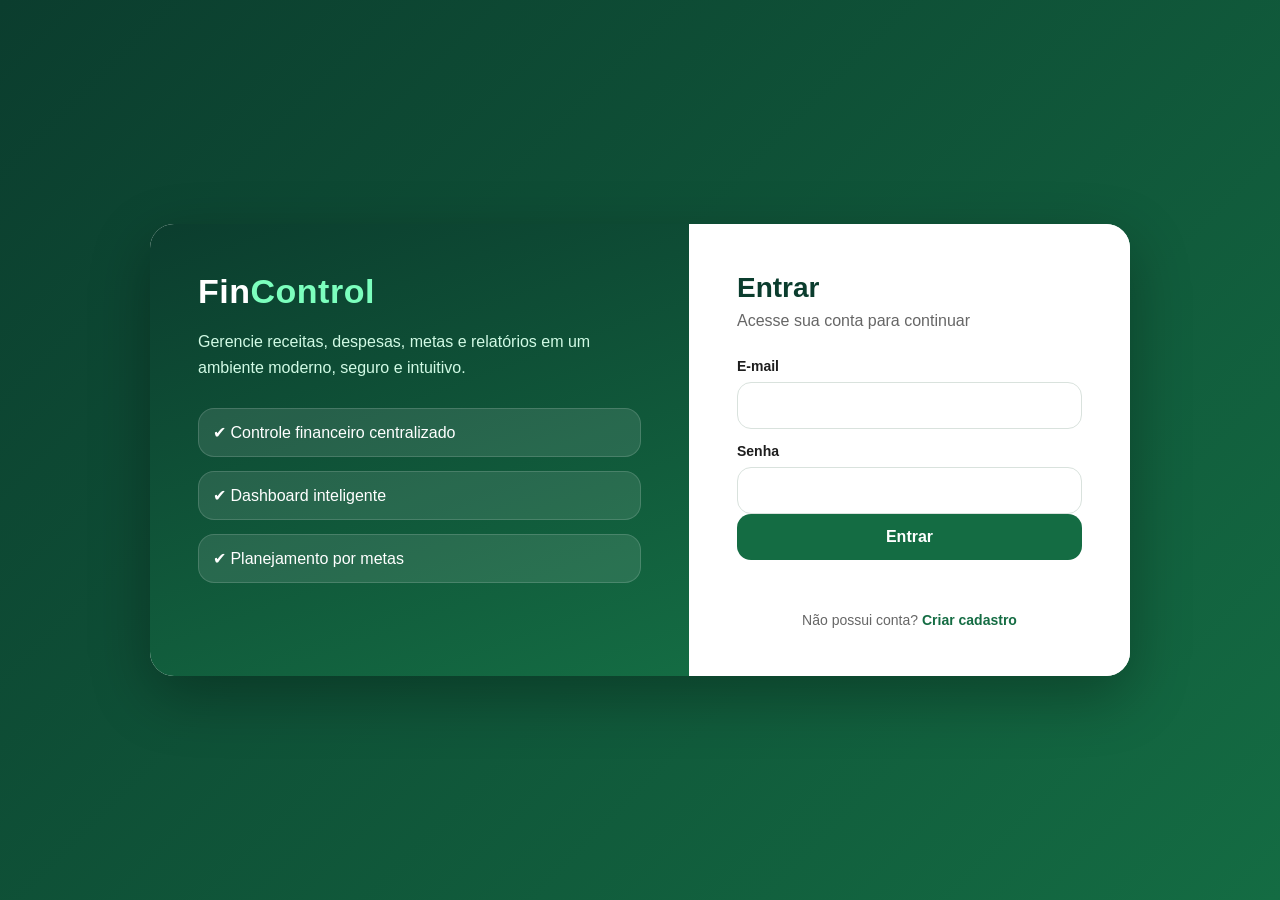
<file: frontend/paginaInicial/receitas.html>
<!DOCTYPE html>
<html lang="pt-BR">
<head>
<meta charset="UTF-8">
<meta name="viewport" content="width=device-width, initial-scale=1.0">
<title>FinControl - Receitas</title>
<link rel="stylesheet" href="dashboard-shared.css">
<style>
  .filtro-bar { display:flex; gap:10px; margin-bottom:16px; flex-wrap:wrap; align-items:center; }
  .filtro-bar span { font-size:13px; font-weight:600; color:var(--text-muted); margin-right:4px; }
  .btn-filtro { padding:7px 18px; border-radius:20px; border:1.5px solid var(--border); background:white; font-size:13px; font-weight:600; cursor:pointer; transition:0.2s; color:var(--text-muted); }
  .btn-filtro:hover { border-color:var(--verde-medio); color:var(--verde-medio); }
  .btn-filtro.ativo { background:var(--verde-medio); color:white; border-color:var(--verde-medio); }
  .ordenacao-bar { display:flex; gap:8px; align-items:center; margin-bottom:10px; }
  .ordenacao-bar span { font-size:13px; color:var(--text-muted); }
  .btn-ordem { padding:5px 14px; border-radius:8px; border:1px solid var(--border); background:white; font-size:12px; cursor:pointer; transition:0.2s; color:var(--text-muted); }
  .btn-ordem.ativo { background:var(--verde-escuro); color:white; border-color:var(--verde-escuro); }
  .modal-overlay { display:none; position:fixed; inset:0; background:rgba(0,0,0,0.45); z-index:200; align-items:center; justify-content:center; }
  .modal-overlay.aberto { display:flex; }
  .modal { background:white; border-radius:16px; padding:32px; width:100%; max-width:480px; box-shadow:0 8px 32px rgba(0,0,0,0.18); }
  .modal h2 { margin-bottom:20px; font-size:18px; color:var(--text-dark); }
  .modal-actions { display:flex; gap:10px; justify-content:flex-end; margin-top:20px; }
  .btn-secondary { background:white; border:1.5px solid var(--border); color:var(--text-dark); }
  .btn-secondary:hover { background:var(--bg-page); }
</style>
</head>
<body>
<div class="dashboard-container">
  <aside class="sidebar">
    <div class="logo">Fin<span>Control</span></div>
    <nav>
      <a href="dashboard.html">🏠 Início</a>
      <a href="receitas.html" class="active">💰 Receitas</a>
      <a href="despesas.html">📉 Despesas</a>
      <a href="metas.html">🎯 Metas</a>
      <a href="relatorios.html">📊 Relatórios</a>
      <a href="configuracoes.html">⚙ Configurações</a>
    </nav>
    <button class="logout-btn" onclick="logout()">🚪 Sair</button>
  </aside>
  <main class="main-content">
    <header class="topbar">
      <h1>💰 Receitas</h1>
      <p>Registre e acompanhe todas as suas entradas financeiras</p>
    </header>
    <section class="cards">
      <div class="card receita"><h3>Total de Receitas</h3><p id="total-receitas">R$ 0,00</p></div>
      <div class="card saldo"><h3>Maior Receita</h3><p id="maior-receita">R$ 0,00</p></div>
      <div class="card meta"><h3>Quantidade</h3><p id="qtd-receitas">0</p></div>
    </section>
    <div class="box">
      <h2>Nova Receita</h2>
      <form id="formReceita">
        <div class="form-row">
          <div class="form-group">
            <label>Descrição</label>
            <input type="text" id="rec-descricao" placeholder="Ex: Salário, Freelance..." required>
          </div>
          <div class="form-group">
            <label>Categoria</label>
            <select id="rec-categoria">
              <option value="Salário">Salário</option>
              <option value="Freelance">Freelance</option>
              <option value="Investimentos">Investimentos</option>
              <option value="Venda de Itens">Venda de Itens</option>
              <option value="Outros Ganhos">Outros Ganhos</option>
            </select>
          </div>
        </div>
        <div class="form-row">
          <div class="form-group">
            <label>Valor (R$)</label>
            <input type="number" id="rec-valor" placeholder="0,00" step="0.01" min="0" required>
          </div>
          <div class="form-group">
            <label>Data</label>
            <input type="date" id="rec-data" required>
          </div>
        </div>
        <div class="form-group">
          <label>Tipo</label>
          <select id="rec-recorrencia">
            <option value="FIXA">Receita Fixa</option>
            <option value="TEMPORARIA">Receita Temporária</option>
          </select>
        </div>
        <button type="submit" class="btn btn-primary">+ Adicionar Receita</button>
        <span class="msg" id="msg-receita" style="margin-left:14px;font-size:14px"></span>
      </form>
    </div>
    <div class="box">
      <h2>Histórico de Receitas</h2>
      <div class="filtro-bar">
        <span>Filtrar:</span>
        <button class="btn-filtro ativo" id="filtro-todos" onclick="setFiltro('todos')">Todas</button>
        <button class="btn-filtro" id="filtro-fixas" onclick="setFiltro('FIXA')">📌 Fixas</button>
        <button class="btn-filtro" id="filtro-temporarias" onclick="setFiltro('TEMPORARIA')">⏳ Temporárias</button>
      </div>
      <div class="ordenacao-bar">
        <span>Ordenar:</span>
        <button class="btn-ordem" id="ord-antiga" onclick="setOrdem('antiga')">Mais antiga primeiro</button>
        <button class="btn-ordem ativo" id="ord-recente" onclick="setOrdem('recente')">Mais recente primeiro</button>
      </div>
      <table>
        <thead><tr><th>Descrição</th><th>Categoria</th><th>Tipo</th><th>Data</th><th>Valor</th><th>Ação</th></tr></thead>
        <tbody id="tabela-receitas">
          <tr><td colspan="6" style="text-align:center;color:#94a3b8;padding:30px">Carregando...</td></tr>
        </tbody>
      </table>
    </div>
  </main>
</div>

<!-- Modal de Edição -->
<div class="modal-overlay" id="modal-edicao">
  <div class="modal">
    <h2>✏️ Editar Receita</h2>
    <input type="hidden" id="edit-id">
    <div class="form-row">
      <div class="form-group">
        <label>Descrição</label>
        <input type="text" id="edit-descricao" required>
      </div>
      <div class="form-group">
        <label>Categoria</label>
        <select id="edit-categoria">
          <option value="Salário">Salário</option>
          <option value="Freelance">Freelance</option>
          <option value="Investimentos">Investimentos</option>
          <option value="Venda de Itens">Venda de Itens</option>
          <option value="Outros Ganhos">Outros Ganhos</option>
        </select>
      </div>
    </div>
    <div class="form-row">
      <div class="form-group">
        <label>Valor (R$)</label>
        <input type="number" id="edit-valor" step="0.01" min="0" required>
      </div>
      <div class="form-group">
        <label>Data</label>
        <input type="date" id="edit-data" required>
      </div>
    </div>
    <div class="form-group">
      <label>Tipo</label>
      <select id="edit-recorrencia">
        <option value="FIXA">Receita Fixa</option>
        <option value="TEMPORARIA">Receita Temporária</option>
      </select>
    </div>
    <span class="msg" id="msg-edit" style="font-size:13px;display:block;min-height:18px"></span>
    <div class="modal-actions">
      <button class="btn btn-secondary" onclick="fecharModal()">Cancelar</button>
      <button class="btn btn-primary" onclick="salvarEdicao()">Salvar alterações</button>
    </div>
  </div>
</div>

<script src="dados.js"></script>
<script>
let filtroAtivo = "todos";
let ordemAtiva = "recente";
let todasReceitas = [];

document.addEventListener("DOMContentLoaded", async function () {
  verificarLogin();
  document.getElementById("rec-data").valueAsDate = new Date();
  await renderTabela();

  document.getElementById("formReceita").addEventListener("submit", async function(e) {
    e.preventDefault();
    const msg = document.getElementById("msg-receita");
    const ok = await ReceitasAPI.criar({
      descricao: document.getElementById("rec-descricao").value.trim(),
      categoria: document.getElementById("rec-categoria").value,
      valor: parseFloat(document.getElementById("rec-valor").value),
      data: document.getElementById("rec-data").value,
      recorrencia: document.getElementById("rec-recorrencia").value
    });
    if (ok) {
      this.reset();
      document.getElementById("rec-data").valueAsDate = new Date();
      msg.textContent = "Receita adicionada!";
      msg.style.color = "green";
      setTimeout(() => msg.textContent = "", 2500);
      await renderTabela();
    } else {
      msg.textContent = "Erro ao salvar. Verifique os dados.";
      msg.style.color = "red";
    }
  });
});

async function renderTabela() {
  todasReceitas = await ReceitasAPI.listar();
  renderFiltrado();
}

function renderFiltrado() {
  let lista = filtroAtivo === "todos"
    ? [...todasReceitas]
    : todasReceitas.filter(r => (r.recorrencia || "FIXA") === filtroAtivo);

  lista.sort((a, b) => {
    const diff = new Date(a.data) - new Date(b.data);
    return ordemAtiva === "recente" ? -diff : diff;
  });

  const total = todasReceitas.reduce((a, r) => a + r.valor, 0);
  document.getElementById("total-receitas").textContent = formatarMoeda(total);
  document.getElementById("qtd-receitas").textContent = todasReceitas.length;
  const maior = todasReceitas.length > 0 ? Math.max(...todasReceitas.map(r => r.valor)) : 0;
  document.getElementById("maior-receita").textContent = formatarMoeda(maior);

  const tbody = document.getElementById("tabela-receitas");
  if (lista.length === 0) {
    tbody.innerHTML = '<tr><td colspan="6" style="text-align:center;color:#94a3b8;padding:30px">Nenhuma receita encontrada.</td></tr>';
    return;
  }
  tbody.innerHTML = lista.map(r => {
    const tipo = r.recorrencia || "FIXA";
    const badgeTipo = tipo === "FIXA"
      ? '<span style="display:inline-block;padding:2px 9px;border-radius:12px;font-size:11px;font-weight:700;background:#e0f2fe;color:#0369a1">📌 Fixa</span>'
      : '<span style="display:inline-block;padding:2px 9px;border-radius:12px;font-size:11px;font-weight:700;background:#fef9c3;color:#92400e">⏳ Temporária</span>';
    return `
      <tr>
        <td>${r.descricao}</td>
        <td><span class="badge badge-receita">${r.categoria}</span></td>
        <td>${badgeTipo}</td>
        <td>${new Date(r.data).toLocaleDateString("pt-BR")}</td>
        <td class="positivo">+ ${formatarMoeda(r.valor)}</td>
        <td style="display:flex;gap:6px;flex-wrap:wrap">
          <button class="btn btn-sm" style="background:#e0f2fe;color:#0369a1;border:none" onclick="abrirModal(${r.id})">✏️ Editar</button>
          <button class="btn btn-danger btn-sm" onclick="excluir(${r.id})">Excluir</button>
        </td>
      </tr>`;
  }).join("");
}

window.setFiltro = function(tipo) {
  filtroAtivo = tipo;
  document.querySelectorAll(".btn-filtro").forEach(b => b.classList.remove("ativo"));
  document.getElementById("filtro-" + (tipo === "todos" ? "todos" : tipo === "FIXA" ? "fixas" : "temporarias")).classList.add("ativo");
  renderFiltrado();
};

window.setOrdem = function(ordem) {
  ordemAtiva = ordem;
  document.getElementById("ord-antiga").classList.toggle("ativo", ordem === "antiga");
  document.getElementById("ord-recente").classList.toggle("ativo", ordem === "recente");
  renderFiltrado();
};

window.excluir = async function(id) {
  if (!confirm("Excluir esta receita?")) return;
  await ReceitasAPI.excluir(id);
  await renderTabela();
};

window.abrirModal = function(id) {
  const r = todasReceitas.find(x => x.id === id);
  if (!r) return;
  document.getElementById("edit-id").value = id;
  document.getElementById("edit-descricao").value = r.descricao;
  document.getElementById("edit-categoria").value = r.categoria;
  document.getElementById("edit-valor").value = r.valor;
  document.getElementById("edit-data").value = (r.data || "").slice(0, 10);
  document.getElementById("edit-recorrencia").value = r.recorrencia || "FIXA";
  document.getElementById("msg-edit").textContent = "";
  document.getElementById("modal-edicao").classList.add("aberto");
};

window.fecharModal = function() {
  document.getElementById("modal-edicao").classList.remove("aberto");
};

document.getElementById("modal-edicao").addEventListener("click", function(e) {
  if (e.target === this) fecharModal();
});

window.salvarEdicao = async function() {
  const id = parseInt(document.getElementById("edit-id").value);
  const msg = document.getElementById("msg-edit");
  const ok = await ReceitasAPI.editar(id, {
    descricao: document.getElementById("edit-descricao").value.trim(),
    categoria: document.getElementById("edit-categoria").value,
    valor: parseFloat(document.getElementById("edit-valor").value),
    data: document.getElementById("edit-data").value,
    recorrencia: document.getElementById("edit-recorrencia").value
  });
  if (ok) {
    msg.textContent = "Salvo!";
    msg.style.color = "green";
    setTimeout(() => fecharModal(), 900);
    await renderTabela();
  } else {
    msg.textContent = "Erro ao salvar alterações.";
    msg.style.color = "red";
  }
};
</script>
</body>
</html>
</file>
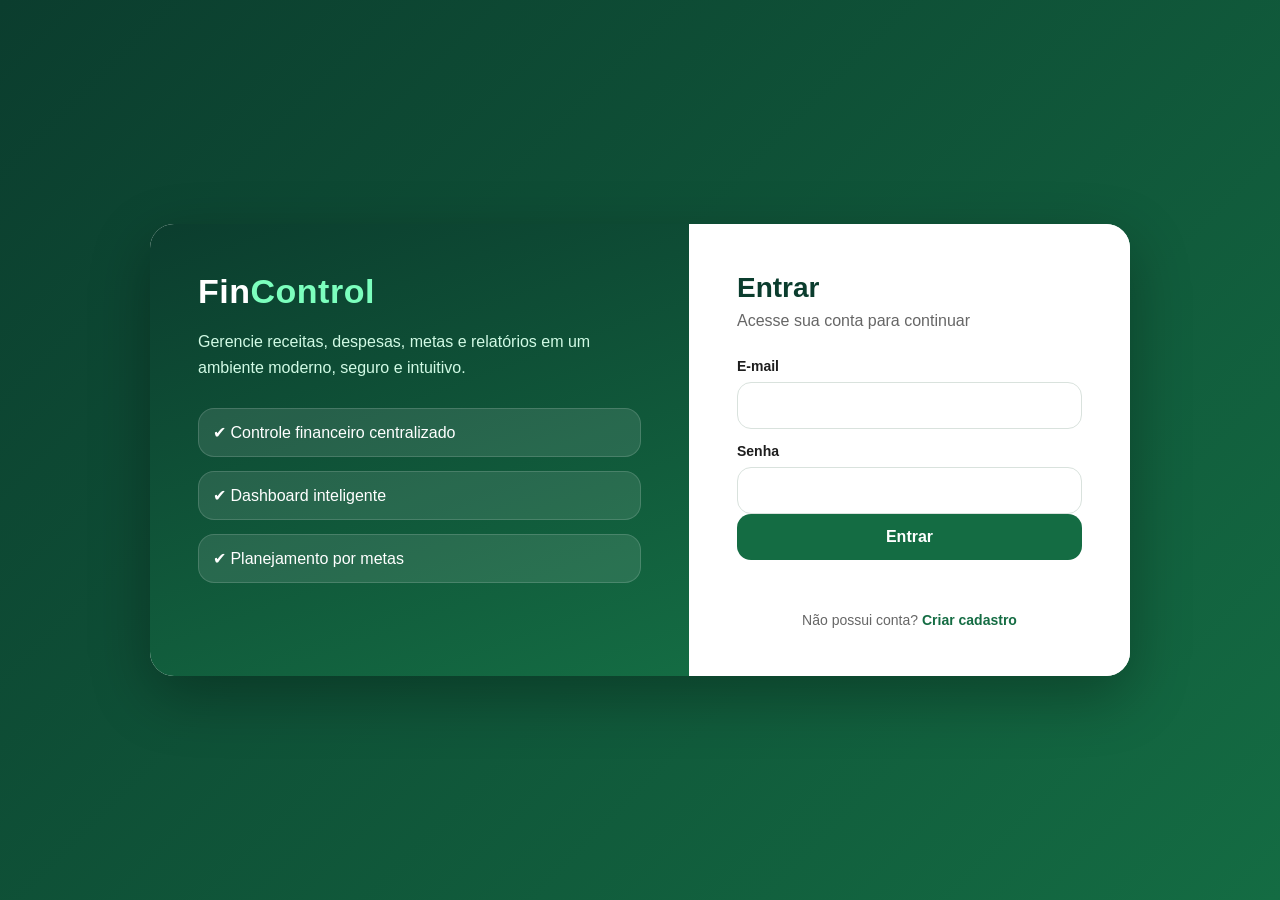
<file: frontend/paginaInicial/relatorios.html>
<!DOCTYPE html>
<html lang="pt-BR">
<head>
<meta charset="UTF-8">
<meta name="viewport" content="width=device-width, initial-scale=1.0">
<title>FinControl - Relatórios</title>
<link rel="stylesheet" href="dashboard-shared.css">
<style>
  .nav-mes {
    display: flex; align-items: center; justify-content: center;
    gap: 16px; margin-bottom: 24px;
  }
  .btn-mes {
    background: white; border: 1.5px solid var(--border);
    border-radius: 10px; padding: 8px 16px; font-size: 18px;
    cursor: pointer; transition: 0.2s; color: var(--text-dark);
  }
  .btn-mes:hover { background: var(--verde-medio); color: white; border-color: var(--verde-medio); }
  .label-mes { font-size: 18px; font-weight: 700; color: var(--text-dark); min-width: 180px; text-align: center; }
  .cat-bar { margin-bottom: 14px; }
  .cat-bar-header { display: flex; justify-content: space-between; font-size: 14px; margin-bottom: 5px; }
  .cat-bar-header span:first-child { font-weight: 600; }
  .progress-bar { background: #e2e8f0; border-radius: 999px; height: 8px; }
  .progress-fill { height: 8px; border-radius: 999px; transition: width 0.4s; }
</style>
</head>
<body>
<div class="dashboard-container">
  <aside class="sidebar">
    <div class="logo">Fin<span>Control</span></div>
    <nav>
      <a href="dashboard.html">🏠 Início</a>
      <a href="receitas.html">💰 Receitas</a>
      <a href="despesas.html">📉 Despesas</a>
      <a href="metas.html">🎯 Metas</a>
      <a href="relatorios.html" class="active">📊 Relatórios</a>
      <a href="configuracoes.html">⚙ Configurações</a>
    </nav>
    <button class="logout-btn" onclick="logout()">🚪 Sair</button>
  </aside>
  <main class="main-content">
    <header class="topbar">
      <h1>📊 Relatórios</h1>
      <p>Visão detalhada da sua situação financeira por mês</p>
    </header>

    <!-- Navegação por mês -->
    <div class="nav-mes">
      <button class="btn-mes" onclick="mudarMes(-1)">&#8592;</button>
      <span class="label-mes" id="label-mes">—</span>
      <button class="btn-mes" onclick="mudarMes(1)">&#8594;</button>
    </div>

    <section class="cards">
      <div class="card receita"><h3>Total Receitas</h3><p id="rel-receitas">R$ 0,00</p></div>
      <div class="card despesa"><h3>Total Despesas</h3><p id="rel-despesas">R$ 0,00</p></div>
      <div class="card saldo" id="card-saldo-rel"><h3>Saldo</h3><p id="rel-saldo">R$ 0,00</p></div>
    </section>

    <div class="box">
      <h2>Despesas por Categoria</h2>
      <div id="categorias-despesas"><p style="color:#94a3b8">Carregando...</p></div>
    </div>
    <div class="box">
      <h2>Receitas por Categoria</h2>
      <div id="categorias-receitas"><p style="color:#94a3b8">Carregando...</p></div>
    </div>
    <div class="box">
      <h2>Histórico do Mês</h2>
      <table>
        <thead><tr><th>Tipo</th><th>Descrição</th><th>Categoria</th><th>Recorrência</th><th>Data</th><th>Valor</th></tr></thead>
        <tbody id="tabela-completa">
          <tr><td colspan="6" style="text-align:center;color:#94a3b8;padding:30px">Carregando...</td></tr>
        </tbody>
      </table>
    </div>
  </main>
</div>
<script src="dados.js"></script>
<script>
const agora = new Date();
let anoAtual = agora.getFullYear();
let mesAtual = agora.getMonth() + 1;

document.addEventListener("DOMContentLoaded", function () {
  verificarLogin();
  carregarRelatorio();
});

async function carregarRelatorio() {
  // Atualiza label do mês
  document.getElementById("label-mes").textContent =
    MESES[mesAtual - 1] + " / " + anoAtual;

  // Mostra loading
  ["categorias-despesas","categorias-receitas"].forEach(id =>
    document.getElementById(id).innerHTML = '<p style="color:#94a3b8">Carregando...</p>');
  document.getElementById("tabela-completa").innerHTML =
    '<tr><td colspan="6" style="text-align:center;color:#94a3b8;padding:30px">Carregando...</td></tr>';

  const dash = await DashboardAPI.dados(anoAtual, mesAtual);

  if (!dash) {
    ["categorias-despesas","categorias-receitas"].forEach(id =>
      document.getElementById(id).innerHTML = '<p style="color:#94a3b8">Sem dados para este período.</p>');
    document.getElementById("tabela-completa").innerHTML =
      '<tr><td colspan="6" style="text-align:center;color:#94a3b8;padding:30px">Sem dados para este período.</td></tr>';
    return;
  }

  // Cards
  const saldo = dash.saldo;
  document.getElementById("rel-receitas").textContent = formatarMoeda(dash.totalReceitas);
  document.getElementById("rel-despesas").textContent = formatarMoeda(dash.totalDespesas);
  document.getElementById("rel-saldo").textContent = formatarMoeda(saldo);
  const cardSaldo = document.getElementById("card-saldo-rel");
  const pSaldo = document.getElementById("rel-saldo");
  if (saldo < 0) {
    cardSaldo.style.borderLeftColor = "#ef4444";
    pSaldo.style.color = "#ef4444";
  } else {
    cardSaldo.style.borderLeftColor = "";
    pSaldo.style.color = "";
  }

  // Barras de categoria
  renderBarras(dash.despesasPorCategoria, "categorias-despesas", "#ef4444", "nomeCategoria", "valorTotal");
  renderBarras(dash.receitasPorCategoria, "categorias-receitas", "#22c55e", "nomeCategoria", "valorTotal");

  // Tabela histórico
  const tbody = document.getElementById("tabela-completa");
  const lancamentos = dash.ultimosLancamentos;
  if (!lancamentos || lancamentos.length === 0) {
    tbody.innerHTML = '<tr><td colspan="6" style="text-align:center;color:#94a3b8;padding:30px">Nenhum lançamento neste mês.</td></tr>';
    return;
  }
  tbody.innerHTML = lancamentos.map(i => {
    const isReceita = i.tipo === "RECEITA";
    const tipoRecorrencia = i.recorrencia === "FIXA"
      ? '<span style="font-size:11px;font-weight:700;background:#e0f2fe;color:#0369a1;padding:2px 8px;border-radius:12px">📌 Fixa</span>'
      : '<span style="font-size:11px;font-weight:700;background:#fef9c3;color:#92400e;padding:2px 8px;border-radius:12px">⏳ Temp.</span>';
    return `<tr>
      <td><span class="badge badge-${isReceita ? 'receita' : 'despesa'}">${isReceita ? '💰 Receita' : '📉 Despesa'}</span></td>
      <td>${i.descricao}</td>
      <td>${i.categoria}</td>
      <td>${tipoRecorrencia}</td>
      <td>${new Date(i.data).toLocaleDateString("pt-BR")}</td>
      <td class="${isReceita ? 'positivo' : 'negativo'}">${isReceita ? '+' : '-'} ${formatarMoeda(i.valor)}</td>
    </tr>`;
  }).join("");
}

function renderBarras(lista, elementId, cor, campoNome, campoValor) {
  const div = document.getElementById(elementId);
  if (!lista || lista.length === 0) {
    div.innerHTML = '<p style="color:#94a3b8">Nenhum registro neste período.</p>';
    return;
  }
  const total = lista.reduce((a, b) => a + b[campoValor], 0);
  div.innerHTML = [...lista]
    .sort((a, b) => b[campoValor] - a[campoValor])
    .map(item => {
      const p = total > 0 ? Math.round(item[campoValor] / total * 100) : 0;
      return `<div class="cat-bar">
        <div class="cat-bar-header">
          <span>${item[campoNome]}</span>
          <span>${formatarMoeda(item[campoValor])} <span style="color:#94a3b8">(${p}%)</span></span>
        </div>
        <div class="progress-bar"><div class="progress-fill" style="width:${p}%;background:${cor}"></div></div>
      </div>`;
    }).join("");
}

function mudarMes(delta) {
  mesAtual += delta;
  if (mesAtual > 12) { mesAtual = 1; anoAtual++; }
  if (mesAtual < 1)  { mesAtual = 12; anoAtual--; }
  carregarRelatorio();
}
</script>
</body>
</html>
</file>
<file: frontend/style.css>
/* =====================================
   FINCONTROL - LOGIN (MESMA COR CADASTRO)
===================================== */

:root{
    --bg:#0B3D2E;
    --primary:#146C43;
    --hover:#0E5A38;
    --white:#ffffff;
    --text:#1e1e1e;
    --verde-claro:#1FA971;
    --cinza:#F4F6F5;
    --borda:#D9E2DD;
    --success:#22c55e;
    --error:#ef4444;
}

/* RESET */
*{
    margin:0;
    padding:0;
    box-sizing:border-box;
}

body{
    font-family:Arial, Helvetica, sans-serif;
    min-height:100vh;
    display:flex;
    align-items:center;
    justify-content:center;
    background:linear-gradient(135deg,#0B3D2E,#146C43);
    padding:20px;
}

/* CARD PRINCIPAL */
.wrapper{
    width:100%;
    max-width:980px;
    display:grid;
    grid-template-columns:1.1fr .9fr;
    background:#ffffff;
    border-radius:24px;
    overflow:hidden;
    box-shadow:0 20px 60px rgba(0,0,0,.30);
}

/* LADO ESQUERDO */
.hero{
    padding:48px;
    background:linear-gradient(160deg,#0B3D2E,#146C43);
    color:white;
}

.logo{
    font-size:34px;
    font-weight:800;
    letter-spacing:.5px;
}

.logo span{
    color:#7CFFBE;
}

.hero p{
    margin-top:18px;
    line-height:1.6;
    color:#d1fae5;
}

.stats{
    margin-top:28px;
    display:grid;
    gap:14px;
}

.stat{
    padding:14px;
    border-radius:16px;
    background:rgba(255,255,255,.10);
    border:1px solid rgba(255,255,255,.15);
}

/* FORMULÁRIO */
.form-area{
    padding:48px;
    background:#ffffff;
}

.form-area h2{
    font-size:28px;
    margin-bottom:8px;
    color:#0B3D2E;
}

.subtitle{
    color:#666;
    margin-bottom:28px;
}

label{
    display:block;
    margin:14px 0 8px;
    font-size:14px;
    color:#1e1e1e;
    font-weight:bold;
}

input{
    width:100%;
    padding:14px 16px;
    border-radius:14px;
    border:1px solid #D9E2DD;
    background:#ffffff;
    color:#1e1e1e;
    outline:none;
    font-size:15px;
}

input:focus{
    border-color:#146C43;
    box-shadow:0 0 5px rgba(20,108,67,.25);
}

.row{
    display:flex;
    justify-content:space-between;
    align-items:center;
    margin:14px 0 22px;
    font-size:14px;
}

.row a{
    color:#146C43;
    text-decoration:none;
    font-weight:bold;
}

.row a:hover{
    color:#0E5A38;
}

/* BOTÃO */
button{
    width:100%;
    padding:14px;
    border:none;
    border-radius:14px;
    background:#146C43;
    color:white;
    font-size:16px;
    font-weight:700;
    cursor:pointer;
    transition:.2s;
}

button:hover{
    background:#0E5A38;
    transform:translateY(-1px);
}

/* MENSAGENS */
.msg{
    margin-top:14px;
    font-size:14px;
    min-height:18px;
    font-weight:bold;
}

.success{
    color:var(--success);
}

.error{
    color:var(--error);
}

/* FOOTER */
.footer{
    margin-top:20px;
    text-align:center;
    color:#666;
    font-size:14px;
}

.footer a{
    color:#146C43;
    text-decoration:none;
    font-weight:bold;
}

.footer a:hover{
    color:#0E5A38;
}

/* RESPONSIVO */
@media (max-width:860px){

    .wrapper{
        grid-template-columns:1fr;
    }

    .hero{
        display:none;
    }

    .form-area{
        padding:35px 25px;
    }

}
</file>
<file: FinControl/style.css>
/* =====================================
   FINCONTROL - LOGIN (MESMA COR CADASTRO)
===================================== */

:root{
    --bg:#0B3D2E;
    --primary:#146C43;
    --hover:#0E5A38;
    --white:#ffffff;
    --text:#1e1e1e;
    --verde-claro:#1FA971;
    --cinza:#F4F6F5;
    --borda:#D9E2DD;
    --success:#22c55e;
    --error:#ef4444;
}

/* RESET */
*{
    margin:0;
    padding:0;
    box-sizing:border-box;
}

body{
    font-family:Arial, Helvetica, sans-serif;
    min-height:100vh;
    display:flex;
    align-items:center;
    justify-content:center;
    background:linear-gradient(135deg,#0B3D2E,#146C43);
    padding:20px;
}

/* CARD PRINCIPAL */
.wrapper{
    width:100%;
    max-width:980px;
    display:grid;
    grid-template-columns:1.1fr .9fr;
    background:#ffffff;
    border-radius:24px;
    overflow:hidden;
    box-shadow:0 20px 60px rgba(0,0,0,.30);
}

/* LADO ESQUERDO */
.hero{
    padding:48px;
    background:linear-gradient(160deg,#0B3D2E,#146C43);
    color:white;
}

.logo{
    font-size:34px;
    font-weight:800;
    letter-spacing:.5px;
}

.logo span{
    color:#7CFFBE;
}

.hero p{
    margin-top:18px;
    line-height:1.6;
    color:#d1fae5;
}

.stats{
    margin-top:28px;
    display:grid;
    gap:14px;
}

.stat{
    padding:14px;
    border-radius:16px;
    background:rgba(255,255,255,.10);
    border:1px solid rgba(255,255,255,.15);
}

/* FORMULÁRIO */
.form-area{
    padding:48px;
    background:#ffffff;
}

.form-area h2{
    font-size:28px;
    margin-bottom:8px;
    color:#0B3D2E;
}

.subtitle{
    color:#666;
    margin-bottom:28px;
}

label{
    display:block;
    margin:14px 0 8px;
    font-size:14px;
    color:#1e1e1e;
    font-weight:bold;
}

input{
    width:100%;
    padding:14px 16px;
    border-radius:14px;
    border:1px solid #D9E2DD;
    background:#ffffff;
    color:#1e1e1e;
    outline:none;
    font-size:15px;
}

input:focus{
    border-color:#146C43;
    box-shadow:0 0 5px rgba(20,108,67,.25);
}

.row{
    display:flex;
    justify-content:space-between;
    align-items:center;
    margin:14px 0 22px;
    font-size:14px;
}

.row a{
    color:#146C43;
    text-decoration:none;
    font-weight:bold;
}

.row a:hover{
    color:#0E5A38;
}

/* BOTÃO */
/* BOTÃO */
button{
    width:100%;
    padding:14px;
    border:none;
    border-radius:14px;
    background:#146C43;
    color:white;
    font-size:16px;
    font-weight:700;
    cursor:pointer;
    transition:.2s;

    margin-top:20px; /* espaço acima do botão */
}

button:hover{
    background:#0E5A38;
    transform:translateY(-1px);
}

/* MENSAGENS */
.msg{
    margin-top:14px;
    font-size:14px;
    min-height:18px;
    font-weight:bold;
}

.success{
    color:var(--success);
}

.error{
    color:var(--error);
}

/* FOOTER */
.footer{
    margin-top:20px;
    text-align:center;
    color:#666;
    font-size:14px;
}

.footer a{
    color:#146C43;
    text-decoration:none;
    font-weight:bold;
}

.footer a:hover{
    color:#0E5A38;
}

/* RESPONSIVO */
@media (max-width:860px){

    .wrapper{
        grid-template-columns:1fr;
    }

    .hero{
        display:none;
    }

    .form-area{
        padding:35px 25px;
    }

}
</file>
<file: FinControl/paginaInicial/style.css>
.dashboard-page{
    margin:0;
    font-family:Arial, Helvetica, sans-serif;
    background:#f4f6f5;
}

.dashboard-container{
    display:flex;
    min-height:100vh;
}

/* MENU */
.sidebar{
    width:250px;
    background:#0B3D2E;
    color:white;
    padding:30px 20px;
    display:flex;
    flex-direction:column;
}

.logo{
    font-size:28px;
    margin-bottom:40px;
}

.logo span{
    color:#1FA971;
}

.sidebar nav{
    display:flex;
    flex-direction:column;
    gap:15px;
}

.sidebar nav a{
    color:white;
    text-decoration:none;
    padding:12px;
    border-radius:10px;
    transition:0.3s;
}

.sidebar nav a:hover{
    background:#146C43;
}

.logout-btn{
    margin-top:auto;
    padding:12px;
    background:#146C43;
    border:none;
    color:white;
    border-radius:10px;
    cursor:pointer;
}

.logout-btn:hover{
    background:#0E5A38;
}

/* CONTEÚDO */
.main-content{
    flex:1;
    padding:30px;
}

.topbar h1{
    margin-bottom:5px;
    color:#0B3D2E;
}

.topbar p{
    color:#666;
    margin-bottom:30px;
}

/* CARDS */
.cards{
    display:grid;
    grid-template-columns:repeat(auto-fit,minmax(220px,1fr));
    gap:20px;
    margin-bottom:30px;
}

.card{
    background:white;
    padding:25px;
    border-radius:15px;
    box-shadow:0 5px 15px rgba(0,0,0,0.08);
}

.card h3{
    margin-bottom:10px;
    color:#555;
}

.card p{
    font-size:24px;
    font-weight:bold;
}

.saldo{
    border-left:6px solid #146C43;
}

.receita{
    border-left:6px solid #1FA971;
}

.despesa{
    border-left:6px solid #d9534f;
}

/* TABELA */
.tabela-box{
    background:white;
    padding:25px;
    border-radius:15px;
    box-shadow:0 5px 15px rgba(0,0,0,0.08);
}

table{
    width:100%;
    border-collapse:collapse;
    margin-top:15px;
}

th, td{
    padding:14px;
    text-align:left;
    border-bottom:1px solid #eee;
}

th{
    background:#f4f6f5;
}

.positivo{
    color:green;
    font-weight:bold;
}

.negativo{
    color:red;
    font-weight:bold;
}

/* RESPONSIVO */
@media(max-width:900px){

.dashboard-container{
    flex-direction:column;
}

.sidebar{
    width:100%;
}

.main-content{
    padding:20px;
}

}
</file>
<file: frontend/paginaInicial/dashboard-shared.css>
:root {
  --verde-escuro: #0B3D2E; --verde-medio: #146C43; --verde-claro: #1FA971;
  --verde-neon: #7CFFBE; --bg-page: #f0f4f2; --white: #ffffff;
  --text-dark: #0B3D2E; --text-muted: #64748b; --border: #e2e8f0;
  --success: #22c55e; --danger: #ef4444; --warning: #f59e0b; --sidebar-width: 250px;
}
* { margin:0; padding:0; box-sizing:border-box; }
body { font-family:Arial,Helvetica,sans-serif; background:var(--bg-page); color:var(--text-dark); }
.dashboard-container { display:flex; min-height:100vh; }
.sidebar { width:var(--sidebar-width); background:var(--verde-escuro); color:white; padding:30px 20px; display:flex; flex-direction:column; position:fixed; top:0; left:0; height:100vh; overflow-y:auto; z-index:100; }
.logo { font-size:26px; font-weight:800; margin-bottom:36px; }
.logo span { color:var(--verde-neon); }
.sidebar nav { display:flex; flex-direction:column; gap:6px; }
.sidebar nav a { color:rgba(255,255,255,0.75); text-decoration:none; padding:11px 14px; border-radius:10px; transition:0.2s; font-size:15px; display:flex; align-items:center; gap:10px; }
.sidebar nav a:hover { background:rgba(255,255,255,0.1); color:white; }
.sidebar nav a.active { background:var(--verde-medio); color:white; font-weight:bold; }
.logout-btn { margin-top:auto; padding:12px; background:transparent; border:1px solid rgba(255,255,255,0.2); color:rgba(255,255,255,0.75); border-radius:10px; cursor:pointer; font-size:15px; transition:0.2s; width:100%; text-align:left; display:flex; align-items:center; gap:10px; }
.logout-btn:hover { background:rgba(239,68,68,0.15); border-color:rgba(239,68,68,0.4); color:#fca5a5; }
.main-content { flex:1; margin-left:var(--sidebar-width); padding:30px; min-height:100vh; }
.topbar { margin-bottom:28px; }
.topbar h1 { font-size:24px; color:var(--text-dark); margin-bottom:4px; }
.topbar p { color:var(--text-muted); font-size:14px; }
.cards { display:grid; grid-template-columns:repeat(auto-fit,minmax(200px,1fr)); gap:18px; margin-bottom:28px; }
.card { background:var(--white); padding:22px; border-radius:14px; box-shadow:0 2px 8px rgba(0,0,0,0.06); }
.card h3 { font-size:13px; color:var(--text-muted); font-weight:normal; margin-bottom:10px; text-transform:uppercase; letter-spacing:0.5px; }
.card p { font-size:26px; font-weight:700; color:var(--text-dark); }
.card.saldo { border-left:5px solid var(--verde-medio); }
.card.receita { border-left:5px solid var(--success); }
.card.despesa { border-left:5px solid var(--danger); }
.card.meta { border-left:5px solid var(--warning); }
.box { background:var(--white); border-radius:14px; box-shadow:0 2px 8px rgba(0,0,0,0.06); padding:24px; margin-bottom:24px; }
.box h2 { font-size:17px; margin-bottom:18px; color:var(--text-dark); }
table { width:100%; border-collapse:collapse; }
th,td { padding:13px 14px; text-align:left; border-bottom:1px solid var(--border); font-size:14px; }
th { background:var(--bg-page); font-size:12px; text-transform:uppercase; letter-spacing:0.5px; color:var(--text-muted); font-weight:600; }
tr:last-child td { border-bottom:none; }
tr:hover td { background:#f8fbf9; }
.positivo { color:var(--success); font-weight:700; }
.negativo { color:var(--danger); font-weight:700; }
.badge { display:inline-block; padding:3px 10px; border-radius:20px; font-size:12px; font-weight:600; }
.badge-receita { background:#dcfce7; color:#166534; }
.badge-despesa { background:#fee2e2; color:#991b1b; }
.badge-concluido { background:#dcfce7; color:#166534; }
.badge-andamento { background:#dbeafe; color:#1e40af; }
.form-group { margin-bottom:16px; }
.form-group label { display:block; font-size:13px; font-weight:600; margin-bottom:6px; color:var(--text-dark); }
.form-group input,.form-group select,.form-group textarea { width:100%; padding:11px 14px; border:1px solid var(--border); border-radius:10px; font-size:14px; color:var(--text-dark); background:white; outline:none; transition:0.2s; }
.form-group input:focus,.form-group select:focus { border-color:var(--verde-medio); box-shadow:0 0 0 3px rgba(20,108,67,0.1); }
.form-row { display:grid; grid-template-columns:1fr 1fr; gap:14px; }
.btn { padding:11px 22px; border:none; border-radius:10px; font-size:14px; font-weight:600; cursor:pointer; transition:0.2s; }
.btn-primary { background:var(--verde-medio); color:white; }
.btn-primary:hover { background:var(--verde-escuro); transform:translateY(-1px); }
.btn-danger { background:transparent; color:var(--danger); border:1px solid var(--danger); }
.btn-danger:hover { background:var(--danger); color:white; }
.btn-sm { padding:6px 14px; font-size:12px; }
.progress-bar { background:var(--border); border-radius:20px; height:10px; overflow:hidden; margin:8px 0; }
.progress-fill { height:100%; border-radius:20px; background:var(--verde-medio); transition:width 0.5s ease; }
@media(max-width:900px) {
  .sidebar { position:relative; width:100%; height:auto; flex-direction:row; flex-wrap:wrap; padding:16px; gap:8px; }
  .sidebar nav { flex-direction:row; flex-wrap:wrap; }
  .logo { margin-bottom:0; width:100%; }
  .main-content { margin-left:0; padding:20px; }
  .form-row { grid-template-columns:1fr; }
  .logout-btn { margin-top:0; }
}
</file>
